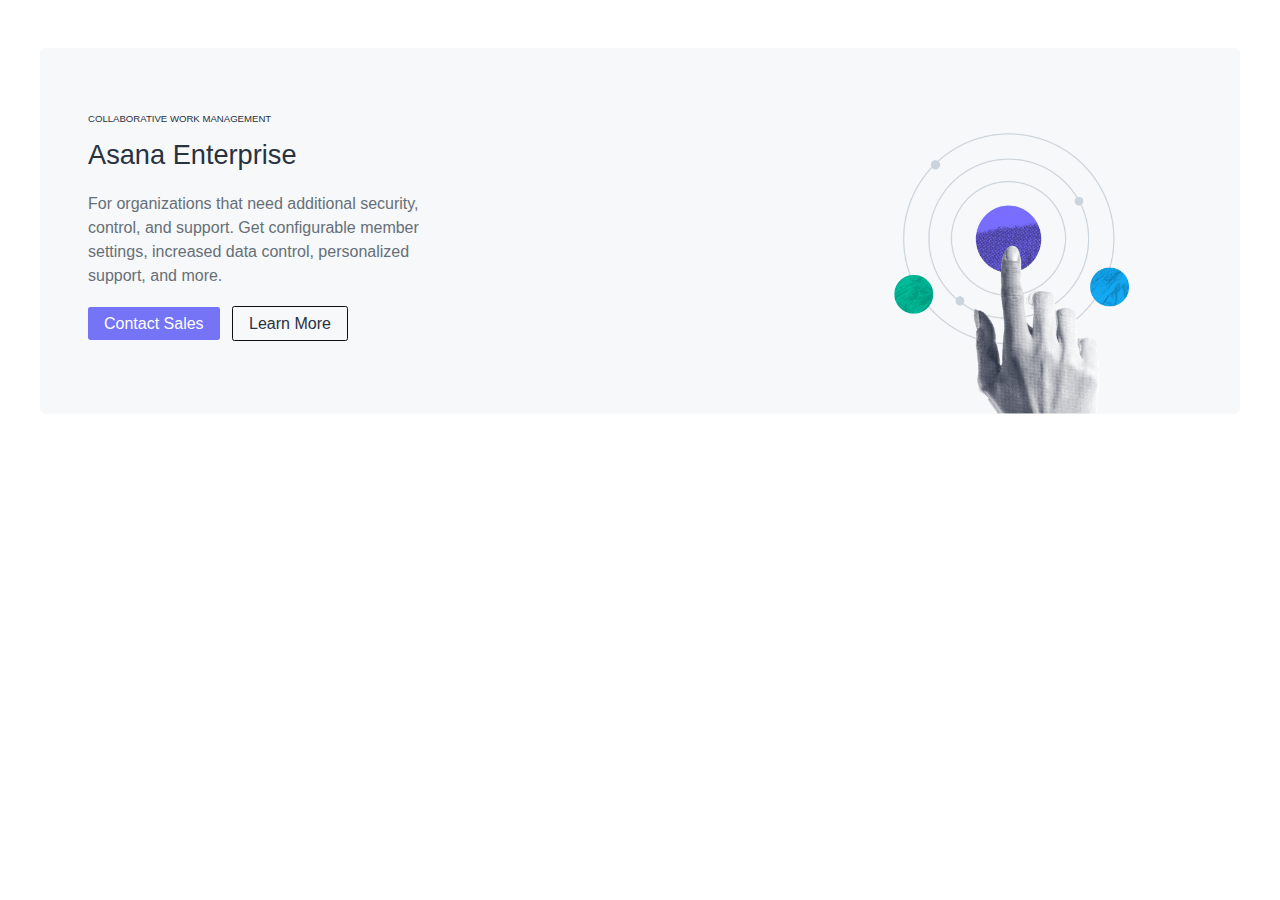
<file: Cards/EnterpriseCard/index.html>
<!DOCTYPE html>
<html lang="en">
<head>
    <meta charset="UTF-8">
    <meta name="viewport" content="width=device-width, initial-scale=1.0">
    <title>Asana Enterprice</title>
    <link rel="stylesheet" href="styles.css">
</head>
<body>
    <section>
        <div class="text-content">
            <p class="subtitle">COLLABORATIVE WORK MANAGEMENT</p>
            <h1>Asana Enterprise</h1>
            <p class="description">For organizations that need additional security, control, and support. Get configurable member settings, increased data control, personalized support, and more.</p>
            <div class="buttons">
                <a href="#" class="sales">Contact Sales</a>
                <a href="#" class="more">Learn More</a>
            </div>
        </div>
        <img src="images/img.png">
    </section>
</body>
</html>
</file>
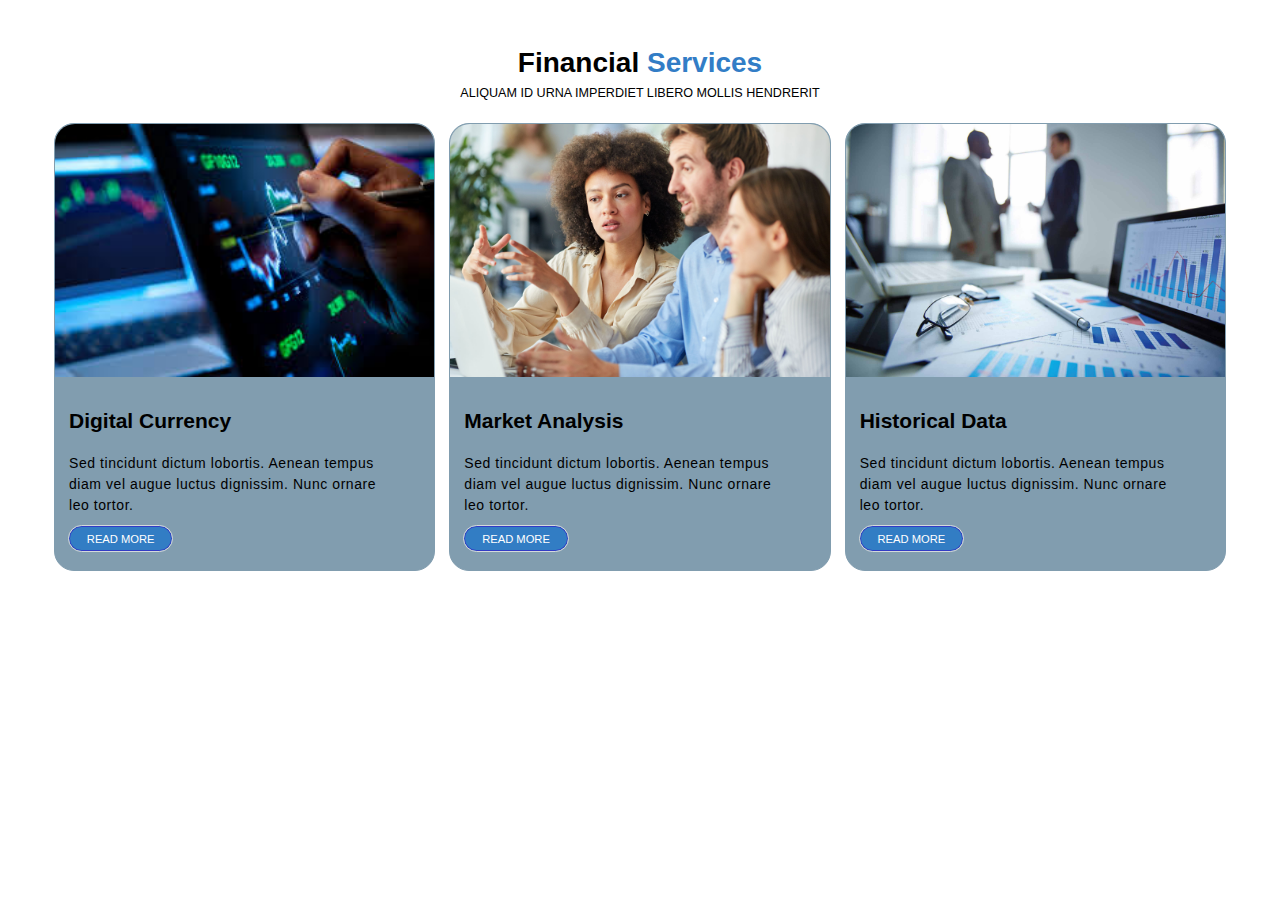
<file: Cards/FinancialServicesCards/index.html>
<!DOCTYPE html>
<html lang="en">
<head>
    <meta charset="UTF-8">
    <meta name="viewport" content="width=device-width, initial-scale=1.0">
    <title>Financial Services</title>
    <link rel="stylesheet" href="styles.css">
</head>
<body>
    <div class="container">
        <header>
            <h1>Financial <span>Services</span></h1>
            <p>ALIQUAM ID URNA IMPERDIET LIBERO MOLLIS HENDRERIT</p>
        </header>
        <main>
            <section>
                <article>
                    <img src="images/picture1.jpg">
                    <div class="text">
                        <h2>Digital Currency</h2>
                        <p>Sed tincidunt dictum lobortis. Aenean tempus diam vel augue luctus dignissim. Nunc ornare leo tortor.</p>
                        <a href="">READ MORE</a>
                    </div>
                </article>
                <article>
                    <img src="images/picture2.jpg">
                    <div class="text">
                        <h2>Market Analysis</h2>
                        <p>Sed tincidunt dictum lobortis. Aenean tempus diam vel augue luctus dignissim. Nunc ornare leo tortor.</p>
                        <a href="">READ MORE</a>
                    </div>
                </article>
                <article>
                    <img src="images/picture3.jpg">
                    <div class="text">
                        <h2>Historical Data</h2>
                        <p>Sed tincidunt dictum lobortis. Aenean tempus diam vel augue luctus dignissim. Nunc ornare leo tortor.</p>
                        <a href="">READ MORE</a>
                    </div>
                </article>
            </section>
        </main>
    </div>
</body>
</html>
</file>
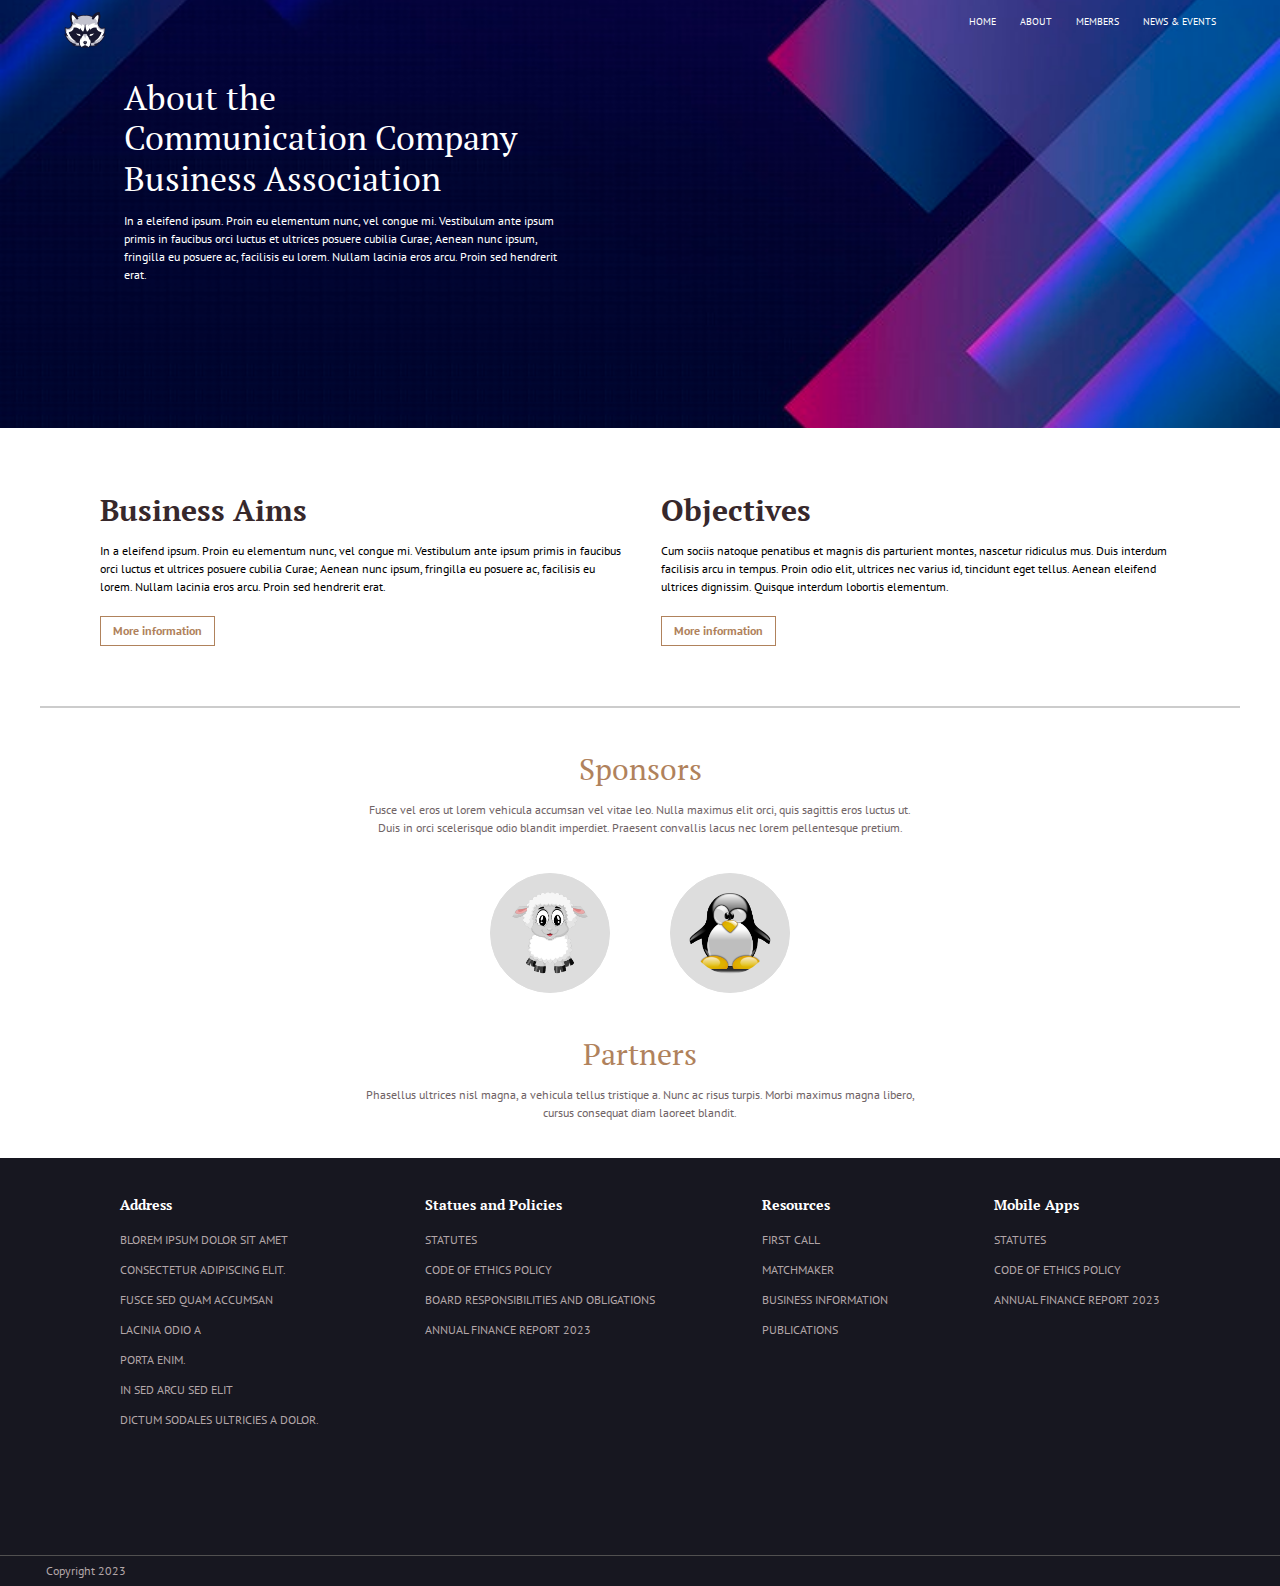
<file: Pages/BusinessSite/index.html>
<!DOCTYPE html>
<html lang="en">
<head>
    <meta charset="UTF-8">
    <meta name="viewport" content="width=device-width, initial-scale=1.0">
    <title>Document</title>
    <link rel="stylesheet" href="styles.css/site.css">
</head>
<body>
    <header class="site-header">
        <div class="container">
            <nav class="top-nav">
                <img src="images/logo.webp">
                <ul>
                    <li>
                        <a href="">Home</a>
                    </li>
                    <li>
                        <a href="">About</a>
                    </li>
                    <li>
                        <a href="">Members</a>
                    </li>
                    <li>
                        <a href="">News & Events</a>
                    </li>
                </ul>
            </nav>
            <div class="header-text">
                <h1>About the Communication Company Business Association</h1>
                <p>In a eleifend ipsum. Proin eu elementum nunc, vel congue mi. Vestibulum ante ipsum primis in faucibus orci luctus et ultrices posuere cubilia Curae; Aenean nunc ipsum, fringilla eu posuere ac, facilisis eu lorem. Nullam lacinia eros arcu. Proin sed hendrerit erat.</p>
            </div>
        </div>
    </header>
    <main class="site-main">
        <div class="container">
            <section class="business-aims-and-objectives">
                <article class="business-aims">
                    <h2>Business Aims</h2>
                    <p>In a eleifend ipsum. Proin eu elementum nunc, vel congue mi. Vestibulum ante ipsum primis in faucibus orci luctus et ultrices posuere cubilia Curae; Aenean nunc ipsum, 
                        fringilla eu posuere ac, facilisis eu lorem. Nullam lacinia eros arcu. Proin sed hendrerit erat.</p>
                    <a href="">More information</a>
                </article>
                <article class="objectives">
                    <h2>Objectives</h2>
                    <p>Cum sociis natoque penatibus et magnis dis parturient montes, nascetur ridiculus mus. Duis interdum facilisis arcu in tempus. Proin odio elit, ultrices nec varius id, tincidunt eget tellus. Aenean eleifend ultrices dignissim. Quisque interdum lobortis elementum.</p>
                    <a href="">More information</a>
                </article>
            </section>
            <section class="sponsors-and-partners">
                <article class="sponsors">
                    <h2>Sponsors</h2>
                    <p>Fusce vel eros ut lorem vehicula accumsan vel vitae leo. Nulla maximus elit orci, quis sagittis eros luctus ut. Duis in orci scelerisque odio blandit imperdiet. Praesent convallis lacus nec lorem pellentesque pretium.</p>
                </article>
                <div class="media">
                    <img src="images/sponsor1.webp">
                    <img src="images/sponsor2.webp">
                </div>
                <article class="partners">
                    <h2>Partners</h2>
                    <p>Phasellus ultrices nisl magna, a vehicula tellus tristique a. Nunc ac risus turpis. Morbi maximus magna libero, cursus consequat diam laoreet blandit.</p>
                </article>
            </section>
        </div>
    </main>
    <aside class="down-nav">
        <div class="container">
            <nav>
                <section class="address">
                    <h4>Address</h4>
                    <ul>
                        <li>
                            <a href="">BLorem ipsum dolor sit amet </a>
                        </li>
                        <li>
                            <a href="">consectetur adipiscing elit.</a>
                        </li>
                        <li>
                            <a href="">Fusce sed quam accumsan</a>
                        </li>
                        <li>
                            <a href="">lacinia odio a</a>
                        </li>
                        <li>
                            <a href="">porta enim.</a>
                        </li>
                        <li>
                            <a href="">In sed arcu sed elit</a>
                        </li>
                        <li>
                            <a href="">dictum sodales ultricies a dolor.</a>
                        </li>
                    </ul>
                </section>
                <section class="statues-and-policies">
                    <h4>Statues and Policies</h4>
                    <ul>
                        <li>
                            <a href="">Statutes</a>
                        </li>
                        <li>
                            <a href="">Code of Ethics Policy</a>
                        </li>
                        <li>
                            <a href="">Board Responsibilities and Obligations</a>
                        </li>
                        <li>
                            <a href="">Annual Finance Report 2023</a>
                        </li>
                    </ul>
                </section>
                <section class="resources">
                    <h4>Resources</h4>
                    <nav>
                        <ul>
                            <li>
                                <a href="">First Call</a>
                            </li>
                            <li>
                                <a href="">Matchmaker</a>
                            </li>
                            <li>
                                <a href="">Business Information</a>
                            </li>
                            <li>
                                <a href="">Publications</a>
                            </li>
                        </ul>
                    </nav>
                </section>
                <section class="mobile-apps">
                    <h4>Mobile Apps</h4>
                    <nav>
                        <ul>
                            <li>
                                <a href="">Statutes</a>
                            </li>
                            <li>
                                <a href="">Code of Ethics Policy</a>
                            </li>
                            <li>
                                <a href="">Annual Finance Report 2023</a>
                            </li>
                        </ul>
                    </nav>
                </section>
            </nav>
        </div>
    </aside>
    <footer class="site-footer">
        <div class="container">
            <p>Copyright 2023</p>
        </div>
    </footer>
</body>
</html>
</file>
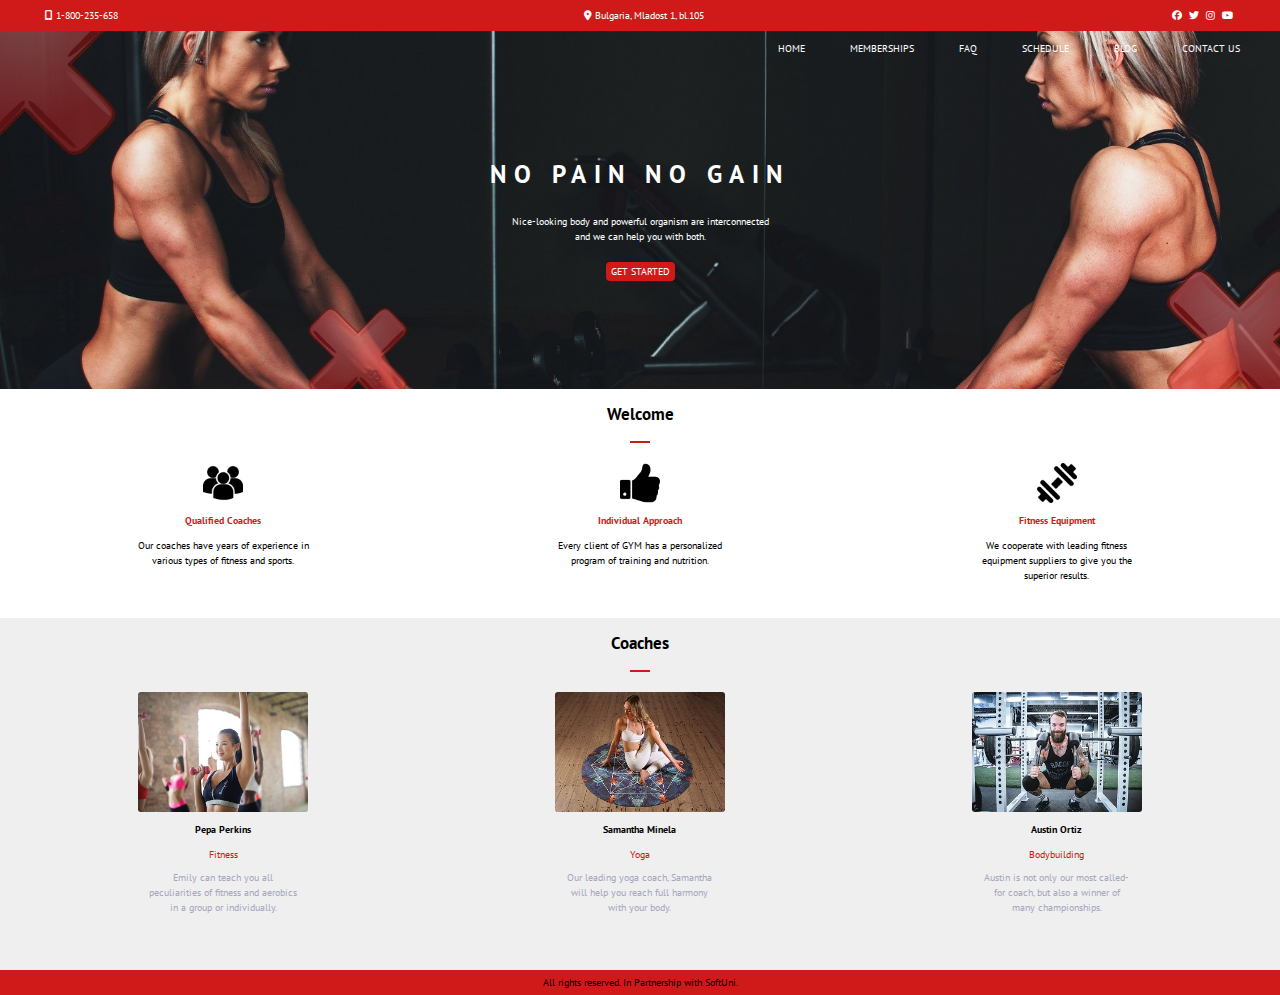
<file: Pages/FitnessSite/index.html>
<!DOCTYPE html>
<html lang="en">
<head>
    <meta charset="UTF-8">
    <meta name="viewport" content="width=device-width, initial-scale=1.0">
    <title>Fitness Site</title>
    <link rel="stylesheet" href="styles.css">
    <link rel="stylesheet" href="https://cdnjs.cloudflare.com/ajax/libs/font-awesome/6.5.1/css/all.min.css">
</head>
<body>
    <div class="top">
        <div class="container">
            <p class="phone"><i class="fa-solid fa-mobile-screen-button"></i> 1-800-235-658</p>
            <p class="loaction"><i class="fa-solid fa-location-dot"></i> Bulgaria, Mladost 1, bl.105</p>
            <ul class="socials">
                <li>
                    <a href=""><i class="fa-brands fa-facebook"></i> <span>Facebook</span></a>
                </li>
                <li>
                    <a href=""><i class="fa-brands fa-twitter"></i> <span>Twitter</span></a>
                </li>
                <li>
                    <a href=""><i class="fa-brands fa-instagram"></i> <span>Instagram</span></a>
                </li>
                <li>
                    <a href=""><i class="fa-brands fa-youtube"></i> <span>Youtube</span></a>
                </li>
            </ul>
        </div>
    </div>
        <header class=header>
            <div class="container">
                <nav class="header-nav">
                    <ul>
                        <li>
                            <a href="">HOME</a>
                        </li>
                        <li>
                            <a href="">MEMBERSHIPS</a>
                        </li>
                        <li>
                            <a href="">FAQ</a>
                        </li>
                        <li>
                            <a href="">SCHEDULE</a>
                        </li>
                        <li>
                            <a href="">BLOG</a>
                        </li>
                        <li>
                            <a href="">CONTACT US</a>
                        </li>
                    </ul>
                </nav>
                <div class="header-content">
                    <h1>NO PAIN NO GAIN</h1>
                    <p>Nice-looking body and powerful organism are interconnected and we can help you with both.</p>
                    <a href="">GET STARTED</a>
                </div>
            </div>
        </header>
        <main class="main">
            <section class="main-features">
                <div class="container">
                    <h3>Welcome</h3>
                    <span></span>
                    <div class="articles">
                        <article>
                            <img src="image/multiple-users-silhouette.png">
                            <h5>Qualified Coaches</h5>
                            <p>Our coaches have years of experience in various types of fitness and sports.</p>
                        </article>
                        <article>
                            <img src="image/thumbs-up-hand-symbol.png">
                            <h5>Individual Approach</h5>
                            <p>Every client of GYM has a personalized program of training and nutrition.</p>
                        </article>
                        <article>
                            <img src="image/dumbbell.png">
                            <h5>Fitness Equipment</h5>
                            <p>We cooperate with leading fitness equipment suppliers to give you the superior results.</p>
                        </article>
                    </div>
                </div>
            </section>
            <section class="main-coaches">
                <div class="container">
                    <h3>Coaches</h3>
                    <span></span>
                    <div class="articles">
                        <article>
                            <img src="image/perkins.jpg" class="coach-image">
                            <h5>Pepa Perkins</h5>
                            <p class="sport-names">Fitness</p>
                            <p class="coach-description">Emily can teach you all peculiarities of fitness and aerobics in a group or individually.</p>
                        </article>
                        <article>
                            <img src="image/minela.jpg" class="coach-image">
                            <h5>Samantha Minela</h5>
                            <p class="sport-names">Yoga</p>
                            <p class="coach-description">Our leading yoga coach, Samantha will help you reach full harmony with your body.</p>
                        </article>
                        <article>
                            <img src="image/ortiz.jpg" class="coach-image">
                            <h5>Austin Ortiz</h5>
                            <p class="sport-names">Bodybuilding</p>
                            <p class="coach-description">Austin is not only our most called-for coach, but also a winner of many championships.</p>
                        </article>
                    </div>
                </div>
            </section>
        </main>
        <footer class="footer">
            <div class="container">
                <p>All rights reserved. In Partnership with SoftUni.</p>
            </div>
        </footer>
    </div>
</body>
</html>
</file>
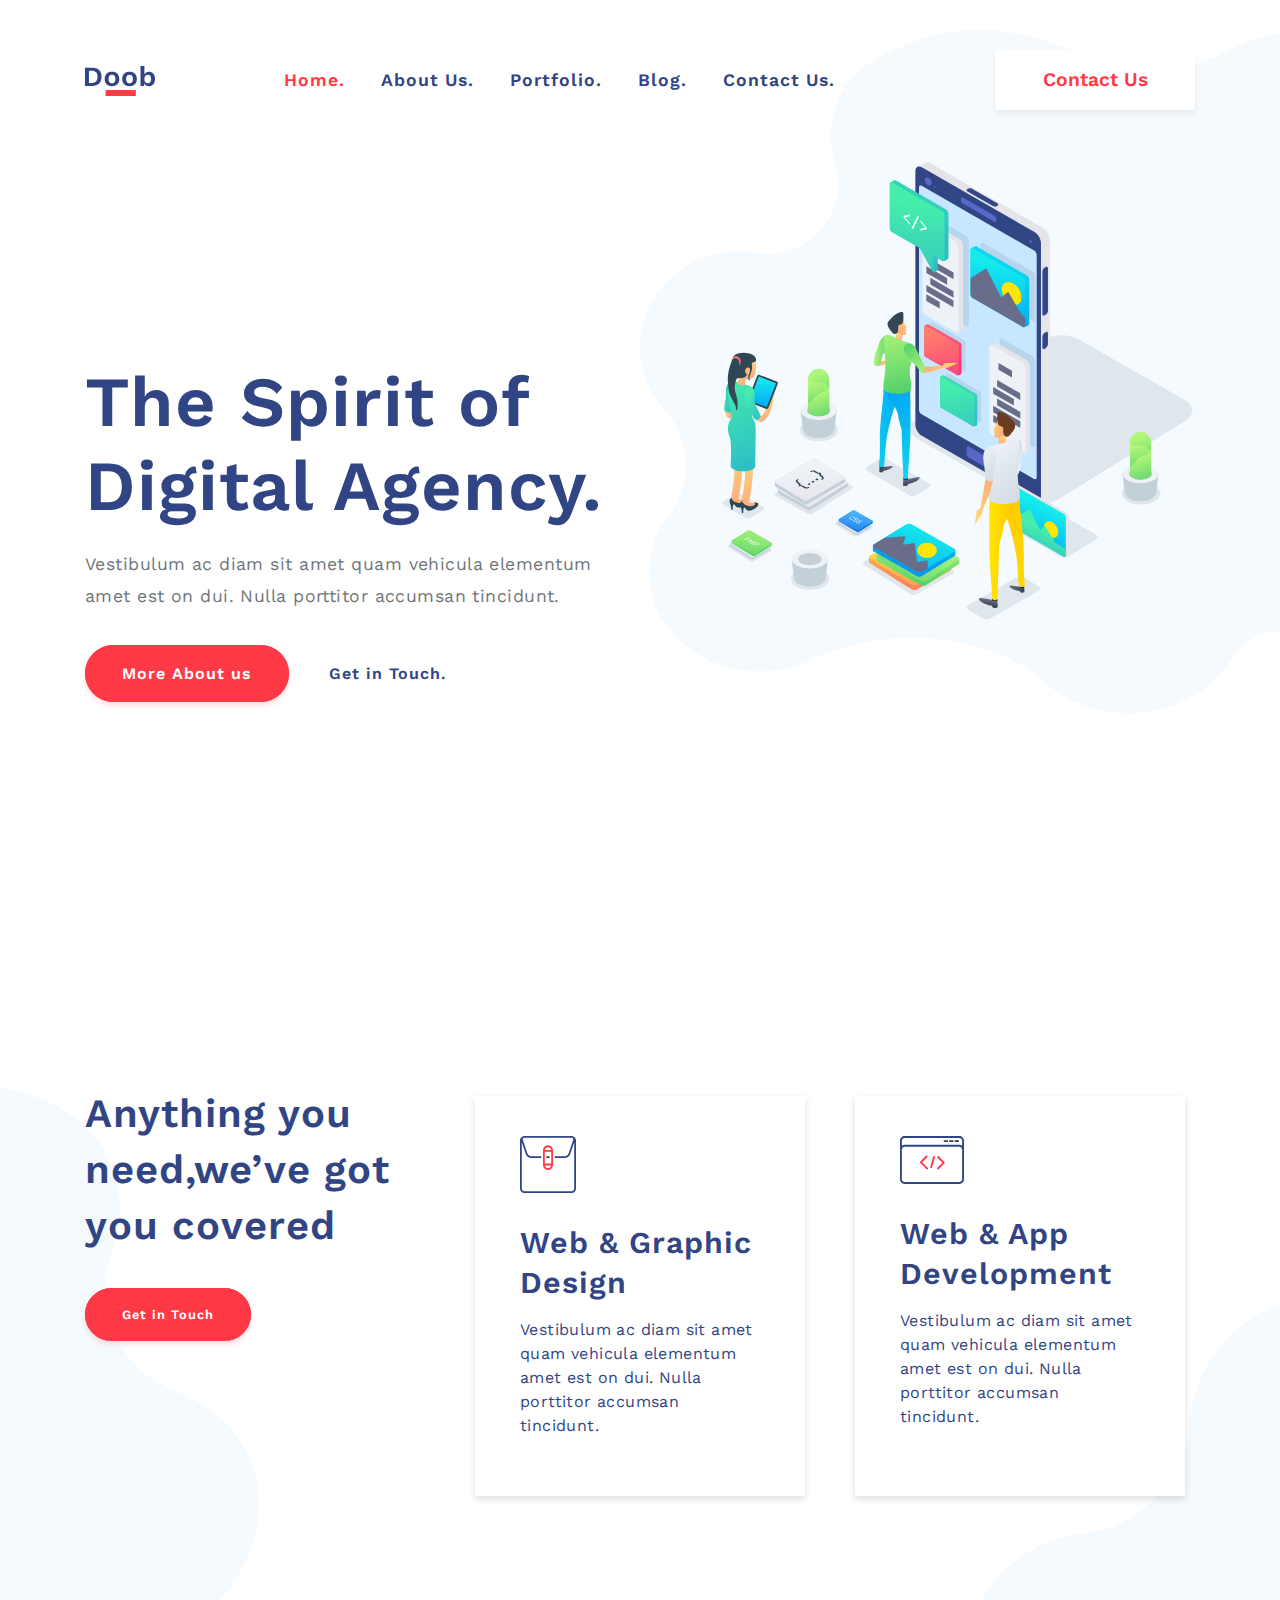
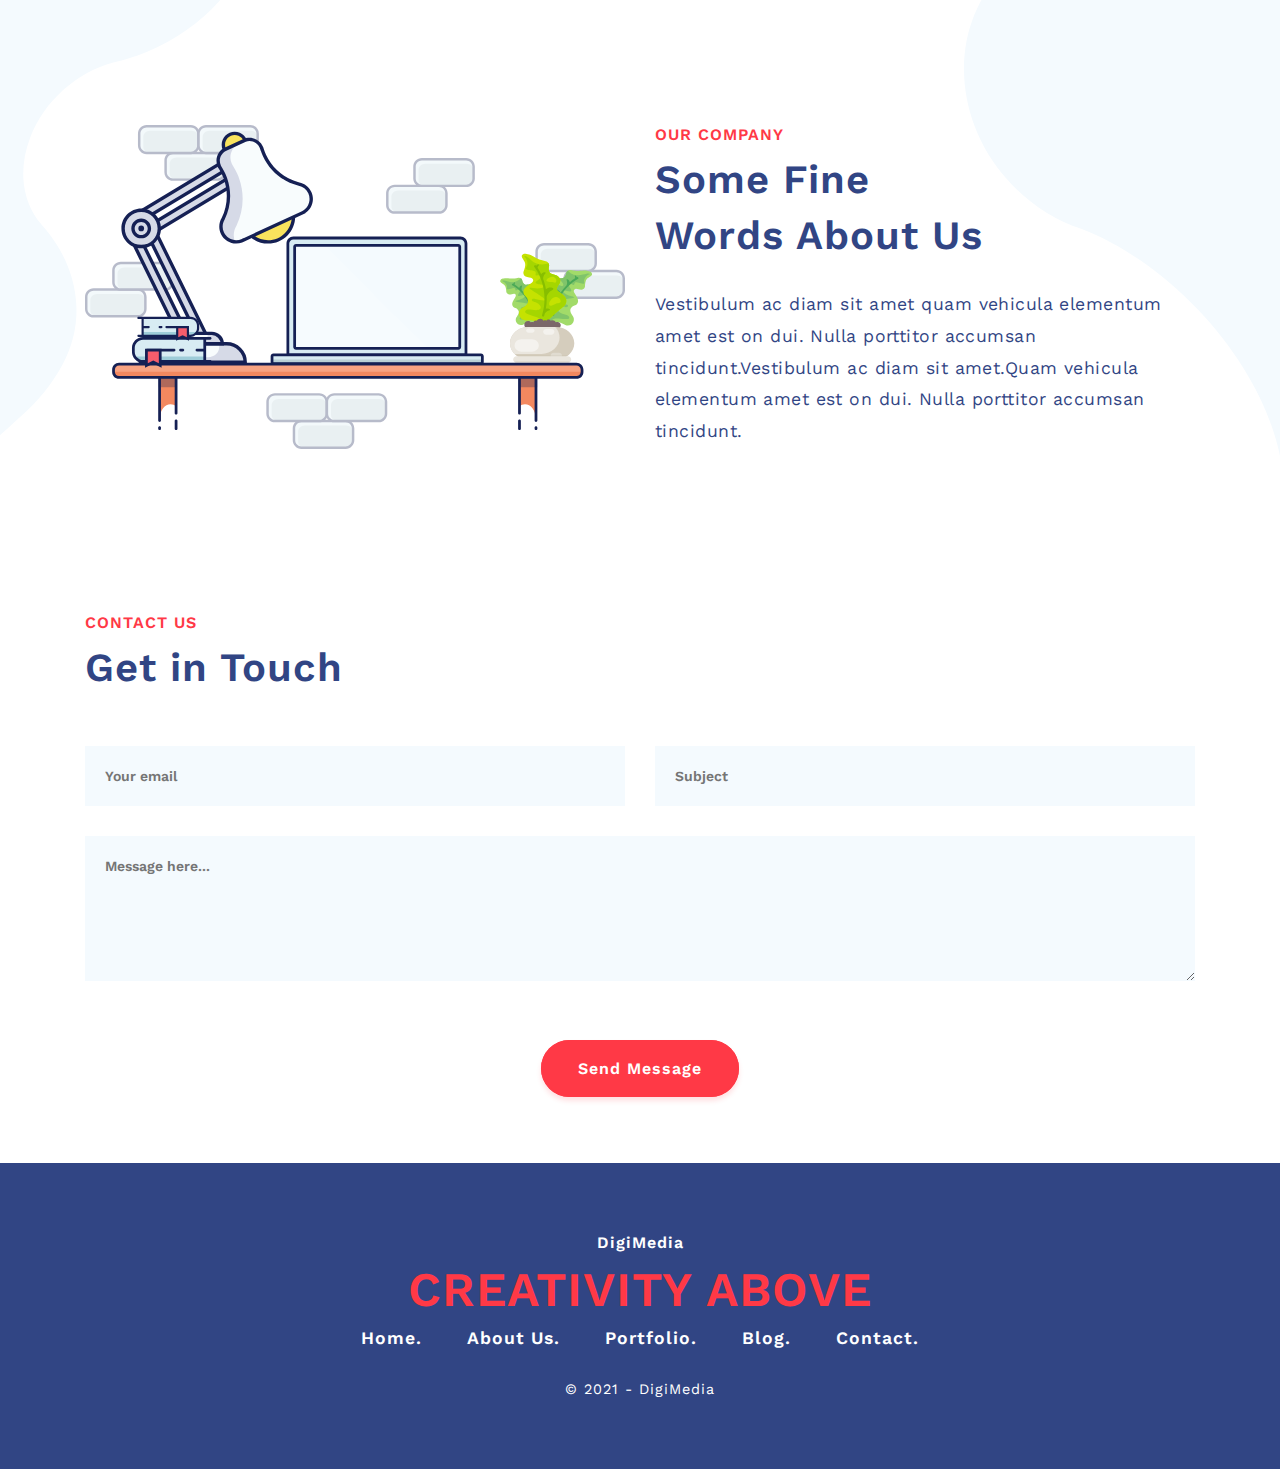
<file: Responsive/DigiMediaResponsive/index.html>
<!DOCTYPE html>
<html lang="en">
  <head>
    <meta http-equiv="content-type" content="text/html; charset=utf-8" />
    <meta name="viewport" content="width=device-width, initial-scale=1.0" />
    <link rel="icon" type="image/png" href="images/favicon.png" />
    <link
      href="https://fonts.googleapis.com/css?family=Work+Sans:400,600&display=swap"
      rel="stylesheet"
    />
    <link rel="stylesheet" href="css/icofont.min.css" />
    <link href="css/bootstrap.min.css" rel="stylesheet" />
    <link href="css/main.css" rel="stylesheet" />
    <link href="css/responsive.css" rel="stylesheet" />
    <title>DigiMedia</title>
  </head>
  <body>
    <header id="home">
      <section class="container">
        <nav class="navbar navbar-expand-lg navbar-light">
          <a class="navbar-brand" href="#"><img src="images/logo.svg" /></a>
          <div class="collapse navbar-collapse" id="navbarSupportedContent">
            <ul class="navbar-nav mr-auto">
              <li class="nav-item active">
                <a class="nav-link" href="#home"
                  >Home.<span class="sr-only">(current)</span></a
                >
              </li>
              <li class="nav-item">
                <a class="nav-link" href="#about-us">About Us.</a>
              </li>
              <li class="nav-item">
                <a class="nav-link" href="#portfolio">Portfolio.</a>
              </li>
              <li class="nav-item">
                <a class="nav-link" href="#blog">Blog.</a>
              </li>
              <li class="nav-item">
                <a class="nav-link" href="#contact-us">Contact Us.</a>
              </li>
            </ul>
            <form
              href="#contact-us"
              class="contact-btn form-inline my-2 my-lg-0"
            >
              <button>Contact Us</button>
            </form>
          </div>
        </nav>
      </section>
      <section class="container-fluid hero">
        <img src="images/hero.svg" />
        <article class="container">
          <h1>The Spirit of<br />Digital Agency.</h1>
          <p>
            Vestibulum ac diam sit amet quam vehicula elementum<br />
            amet est on dui. Nulla porttitor accumsan tincidunt.
          </p>
          <article class="hero-btns">
            <a href="#about-us">More About us</a>
            <a href="#contact-us">Get in Touch.</a>
          </article>
        </article>
      </section>
    </header>
    <section id="about-us" class="services">
      <div class="container-fluid">
        <div class="side-img">
          <img src="images/aside.svg" />
        </div>
        <div class="side2-img">
          <img src="images/aside2.svg" />
        </div>
        <div class="container">
          <div class="row">
            <div class="col-12 col-sm-12 col-lg-4 service-txt">
              <h2>Anything you need,we’ve got you covered</h2>
              <div class="hero-btns service-btn">
                <a href="#contact-us">Get in Touch</a>
              </div>
            </div>
            <div class="col-12 col-sm-6 col-lg-4">
              <div class="service-box">
                <img src="images/service-icon1.svg" />
                <h3>Web & Graphic<br />Design</h3>
                <p>
                  Vestibulum ac diam sit amet quam vehicula elementum amet est
                  on dui. Nulla porttitor accumsan tincidunt.
                </p>
              </div>
            </div>
            <div class="col-12 col-sm-6 col-lg-4">
              <div class="service-box">
                <img src="images/service-icon2.svg" />
                <h3>Web & App <br />Development</h3>
                <p>
                  Vestibulum ac diam sit amet quam vehicula elementum amet est
                  on dui. Nulla porttitor accumsan tincidunt.
                </p>
              </div>
            </div>
          </div>
        </div>
      </div>
    </section>
    <section class="about">
      <div class="container">
        <div class="row">
          <div class="col-12 col-sm-12 col-lg-6">
            <img src="images/aboutimg.svg" />
          </div>
          <div class="col-12 col-sm-12 col-lg-6">
            <h5>OUR COMPANY</h5>
            <h2>Some Fine<br />Words About Us</h2>
            <p>
              Vestibulum ac diam sit amet quam vehicula elementum amet est on
              dui. Nulla porttitor accumsan tincidunt.Vestibulum ac diam sit
              amet.Quam vehicula elementum amet est on dui. Nulla porttitor
              accumsan tincidunt.
            </p>
          </div>
        </div>
      </div>
    </section>
    <section id="contact-us" class="contact">
      <div class="container">
        <div class="row">
          <div class="col-12">
            <h5>CONTACT US</h5>
            <h2>Get in Touch</h2>
          </div>
        </div>
        <div class="row">
          <div class="col-12 col-lg-6 email">
            <input placeholder="Your email" type="email" id="email" />
          </div>
          <div class="col-12 col-lg-6 email">
            <input placeholder="Subject" type="subject" id="subject" />
          </div>
        </div>
        <div class="row">
          <div class="col-12 message">
            <textarea
              id="message"
              name="message"
              rows="5"
              cols="1"
              placeholder="Message here..."
            ></textarea>
          </div>
          <div class="col-12">
            <div class="hero-btns contact-btn">
              <a href="#">Send Message</a>
            </div>
          </div>
        </div>
      </div>
    </section>
    <footer>
      <div class="container">
        <div class="row">
          <div class="col-12">
            <h5>DigiMedia</h5>
            <h3>CREATIVITY ABOVE</h3>
            <ul class="contact-nav">
              <li><a href="#home">Home.</a></li>
              <li><a href="#about-us">About Us.</a></li>
              <li><a href="#portfolio">Portfolio.</a></li>
              <li><a href="#blog">Blog.</a></li>
              <li><a href="#contact-us">Contact.</a></li>
            </ul>
            <h6>© 2021 - DigiMedia</h6>
          </div>
        </div>
      </div>
    </footer>
  </body>
</html>
</file>
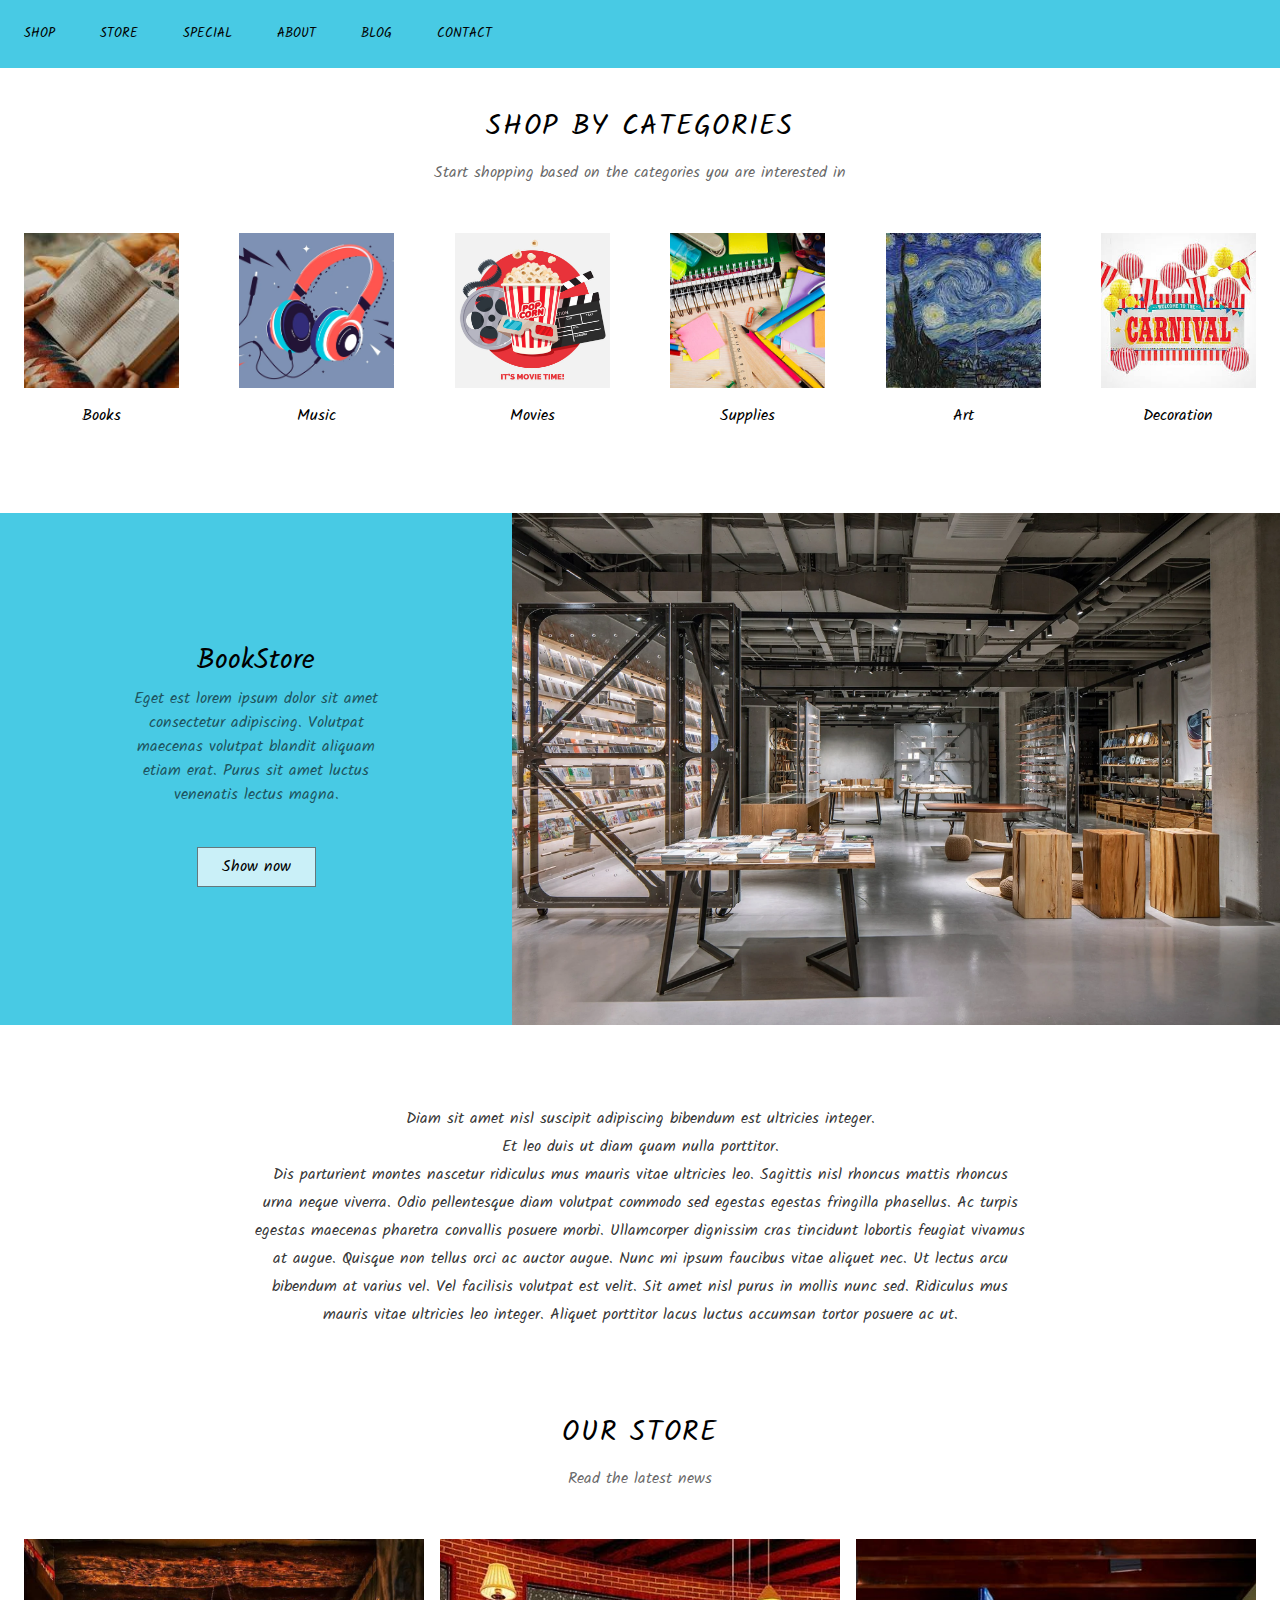
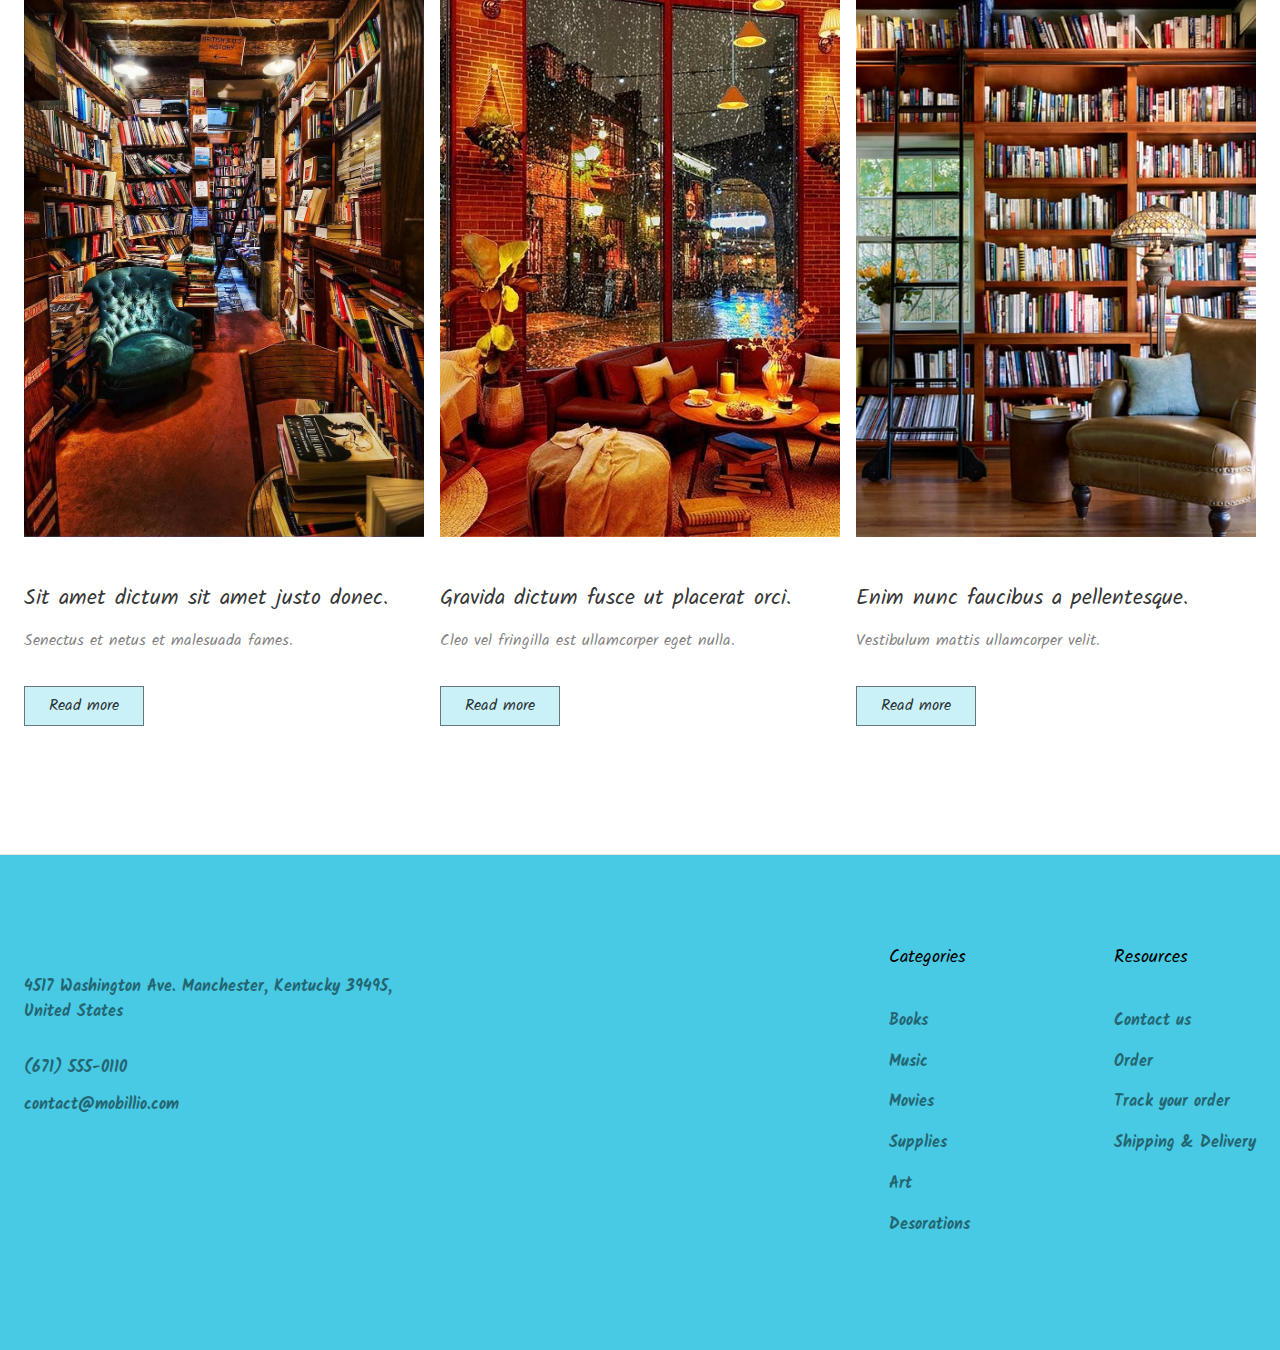
<file: Responsive/ResponisveBookStore/index.html>
<!DOCTYPE html>
<html lang="en">

<head>
  <title>Mobillio Online Store</title>
  <meta name="viewport" content="width=device-width, initial-scale=1.0" />
  <meta charset="utf-8" />
  <link rel="stylesheet" href="./style.css" />
  <link rel="stylesheet" href="./responsive.css" />
</head>

<body>
  <div>
    <div class="home-container">
      <div class="home-navbar">
        <header data-role="Header" class="home-header max-width-container">
          <div class="home-navbar1">
            <div class="home-middle">
              <div class="home-left">
                <span class="navbar-link">SHOP</span>
                <span class="navbar-link">STORE</span>
                <span class="navbar-link">SPECIAL</span>
                <span class="navbar-link">ABOUT</span>
                <span class="navbar-link">BLOG</span>
                <span class="navbar-link">CONTACT</span>
              </div>
            </div>
          </div>
        </header>
      </div>
      <div class="home-main">
        <div class="section-container column">
          <div class="max-width-container">
            <div class="section-heading-section-heading">
              <h1 class="section-heading-text Heading-2">
                <span>SHOP BY CATEGORIES</span>
              </h1>
              <span class="section-heading-text1">
                <span>
                  Start shopping based on the categories you are interested in
                </span>
              </span>
            </div>
            <div class="home-cards-container">
              <div class="category-card-category-card">
                <img alt="image" src="./images/books.jpg" class="category-card-image" />
                <span class="category-card-text"><span>Books</span></span>
              </div>
              <div class="category-card-category-card">
                <img alt="image" src="./images/music.jpg" class="category-card-image" />
                <span class="category-card-text"><span>Music</span></span>
              </div>
              <div class="category-card-category-card">
                <img alt="image" src="./images/movie.jpg" class="category-card-image" />
                <span class="category-card-text"><span>Movies</span></span>
              </div>
              <div class="category-card-category-card">
                <img alt="image" src="./images/supplies.jpg" class="category-card-image" />
                <span class="category-card-text"><span>Supplies</span></span>
              </div>
              <div class="category-card-category-card">
                <img alt="image" src="./images/art.jpg" class="category-card-image" />
                <span class="category-card-text"><span>Art</span></span>
              </div>
              <div class="category-card-category-card">
                <img alt="image" src="./images/decoration.jpg" class="category-card-image" />
                <span class="category-card-text">
                  <span>Decoration</span>
                </span>
              </div>
            </div>
          </div>
        </div>
        <div class="home-full-width-banner section-container">
          <div class="home-left4">
            <div class="home-content">
              <span class="home-text29">BookStore</span>
              <span class="home-text30">
                Eget est lorem ipsum dolor sit amet consectetur adipiscing. Volutpat maecenas volutpat blandit aliquam etiam erat. Purus sit amet luctus venenatis lectus magna.
              </span>
            </div>
            <div class="home-btn button">
              <span class="home-text31">Show now</span>
            </div>
          </div>
          <img alt="Rectangle13271410" src="./images/bookstore.jpg" class="home-image6" />
        </div>
        <div class="home-container06 max-width-container">
          <div class="home-container07">
            <span class="home-text23">
              <span>
                Diam sit amet nisl suscipit adipiscing bibendum est ultricies integer.
              </span>
              <br />
              <span>Et leo duis ut diam quam nulla porttitor.</span>
              <br />
              <span>
                Dis parturient montes nascetur ridiculus mus mauris vitae ultricies leo. Sagittis nisl rhoncus mattis
                rhoncus urna neque viverra. Odio pellentesque diam volutpat commodo sed egestas egestas fringilla
                phasellus. Ac turpis egestas maecenas pharetra convallis posuere morbi. Ullamcorper dignissim cras
                tincidunt lobortis feugiat vivamus at augue. Quisque non tellus orci ac auctor augue. Nunc mi ipsum
                faucibus vitae aliquet nec. Ut lectus arcu bibendum at varius vel. Vel facilisis volutpat est velit. Sit
                amet nisl purus in mollis nunc sed. Ridiculus mus mauris vitae ultricies leo integer. Aliquet porttitor
                lacus luctus accumsan tortor posuere ac ut.
              </span>
            </span>
          </div>
        </div>
        <div class="section-container">
          <div class="max-width-container">
            <div class="section-heading-section-heading section-heading-root-class-name">
              <h1 class="section-heading-text Heading-2">
                <span>Our store</span>
              </h1>
              <span class="section-heading-text1">
                <span>
                  Read the latest news
                </span>
              </span>
            </div>
            <div class="home-container08">
              <div class="blog-post-card-blog-post-card blog-post-card-root-class-name">
                <img alt="image" src="./images/bookstore1.jpg" class="blog-post-card-image" />
                <div class="blog-post-card-container">
                  <span class="blog-post-card-text">
                    <span>Sit amet dictum sit amet justo donec.</span>
                  </span>
                  <span class="blog-post-card-text1">
                    <span>
                      Senectus et netus et malesuada fames.
                    </span>
                  </span>
                  <a href="#" class="button">
                    Read more
                  </a>
                </div>
              </div>
              <div class="blog-post-card-blog-post-card">
                <img alt="image" src="./images/bookstore2.jpg" class="blog-post-card-image" />
                <div class="blog-post-card-container">
                  <span class="blog-post-card-text">
                    <span>Gravida dictum fusce ut placerat orci.</span>
                  </span>
                  <span class="blog-post-card-text1">
                    <span>
                      Cleo vel fringilla est ullamcorper eget nulla.
                    </span>
                  </span>
                  <a href="#" class="button">
                    Read more
                  </a>
                </div>
              </div>
              <div class="blog-post-card-blog-post-card">
                <img alt="image" src="./images/bookstore3.jpg" class="blog-post-card-image" />
                <div class="blog-post-card-container">
                  <span class="blog-post-card-text">
                    <span>Enim nunc faucibus a pellentesque.</span>
                  </span>
                  <span class="blog-post-card-text1">
                    <span>
                      Vestibulum mattis ullamcorper velit.
                    </span>
                  </span>
                  <a href="#" class="button">
                    Read more
                  </a>
                </div>
              </div>
            </div>
          </div>
        </div>
      </div>
      <div class="home-footer">
        <div class="max-width-container">
          <footer class="home-footer1">
            <div class="home-container09">
              <span class="home-text33">
                <span>4517 Washington Ave. Manchester, Kentucky 39495,</span>
                <br />
                <span>United States</span>
              </span>
              <span class="home-text36">(671) 555-0110</span>
              <span class="home-text37">contact@mobillio.com</span>
            </div>
            <div class="home-links-container">
              <div class="home-container10">
                <span class="home-text38">Categories</span>
                <a href="#" class="home-text39">Books</a>
                <a href="#" class="home-text40">Music</a>
                <a href="#" class="home-text41">Movies</a>
                <a href="#" class="home-text42">Supplies</a>
                <a href="#" class="home-text43">Art</a>
                <a href="#" class="home-text46">Desorations</a>
              </div>
              <div class="home-container12">
                <span class="home-text51">Resources</span>
                <a href="#" class="home-text52">Contact us</a>
                <a href="#" class="home-text53">Order</a>
                <a href="#" class="home-text54">Track your order</a>
                <a href="#" class="home-text55">Shipping &amp; Delivery</a>
              </div>
            </div>
          </footer>
        </div>
      </div>
    </div>
  </div>
</body>

</html>
</file>
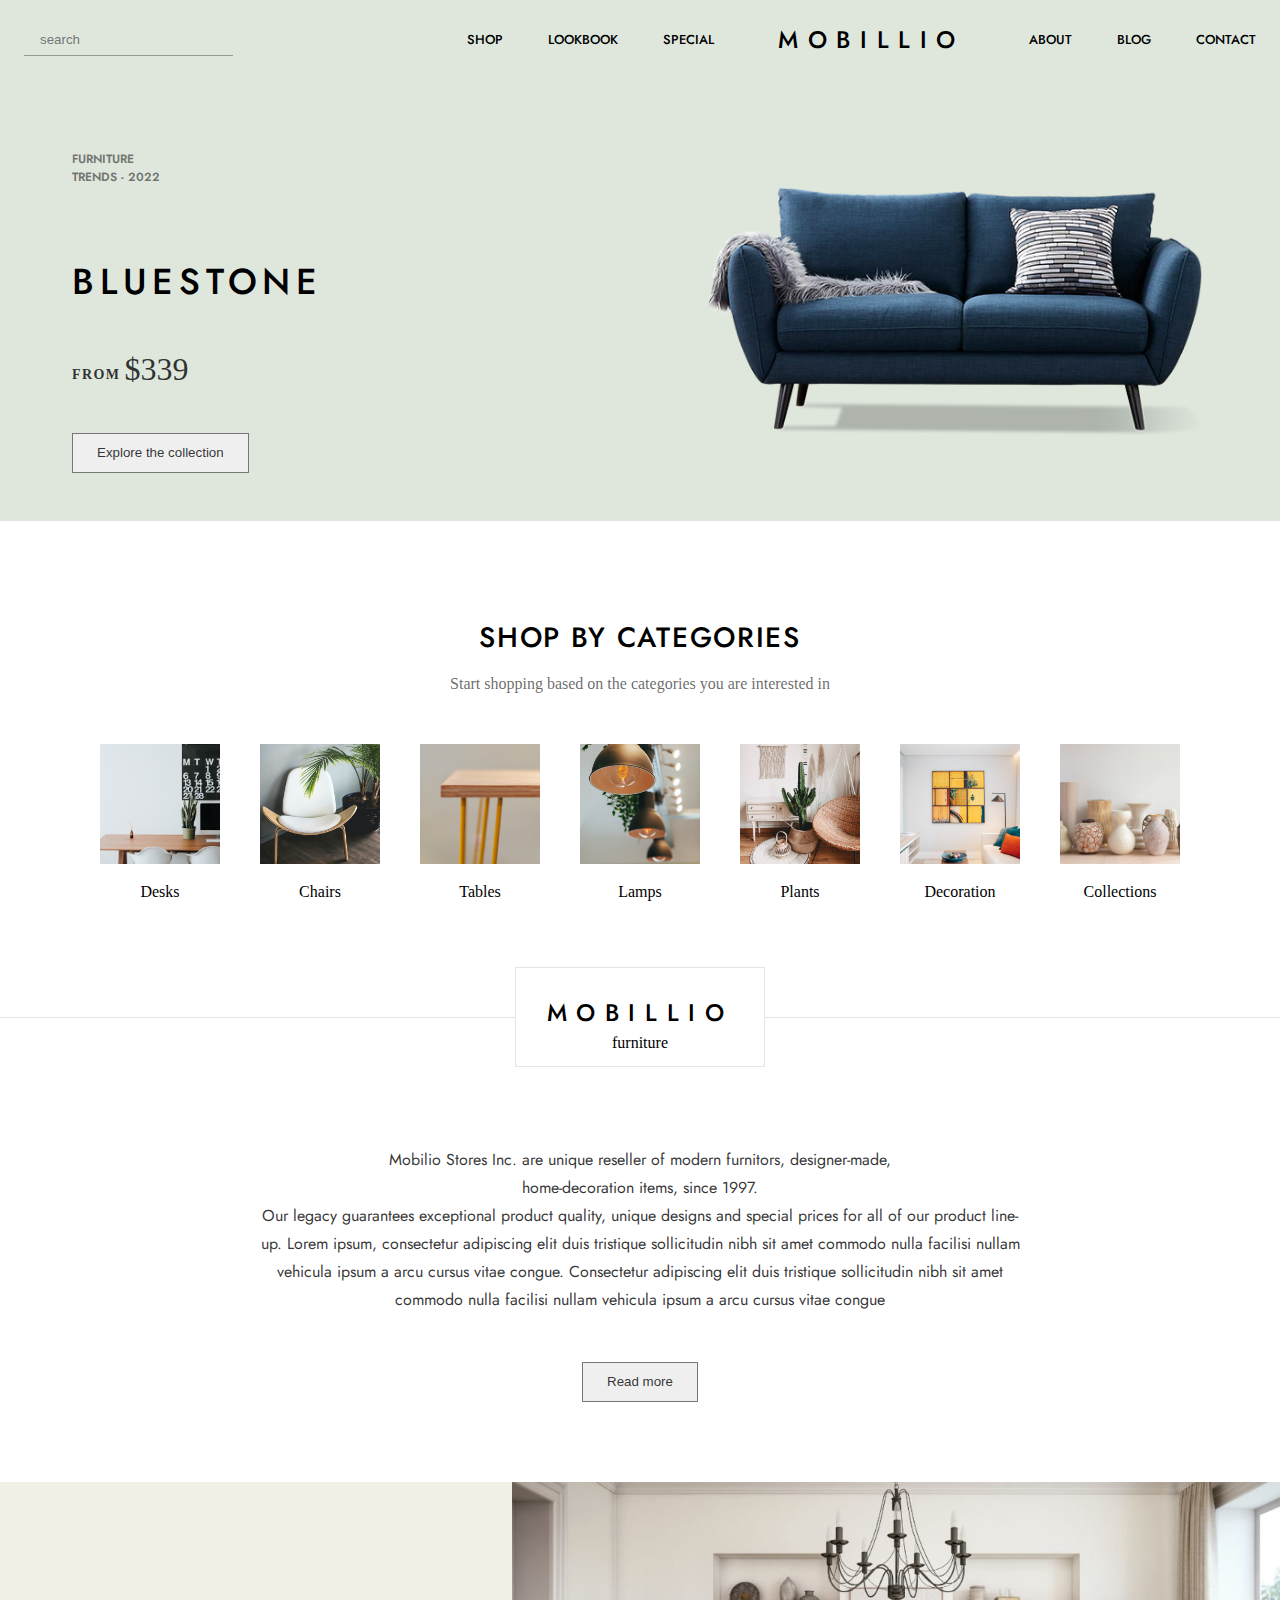
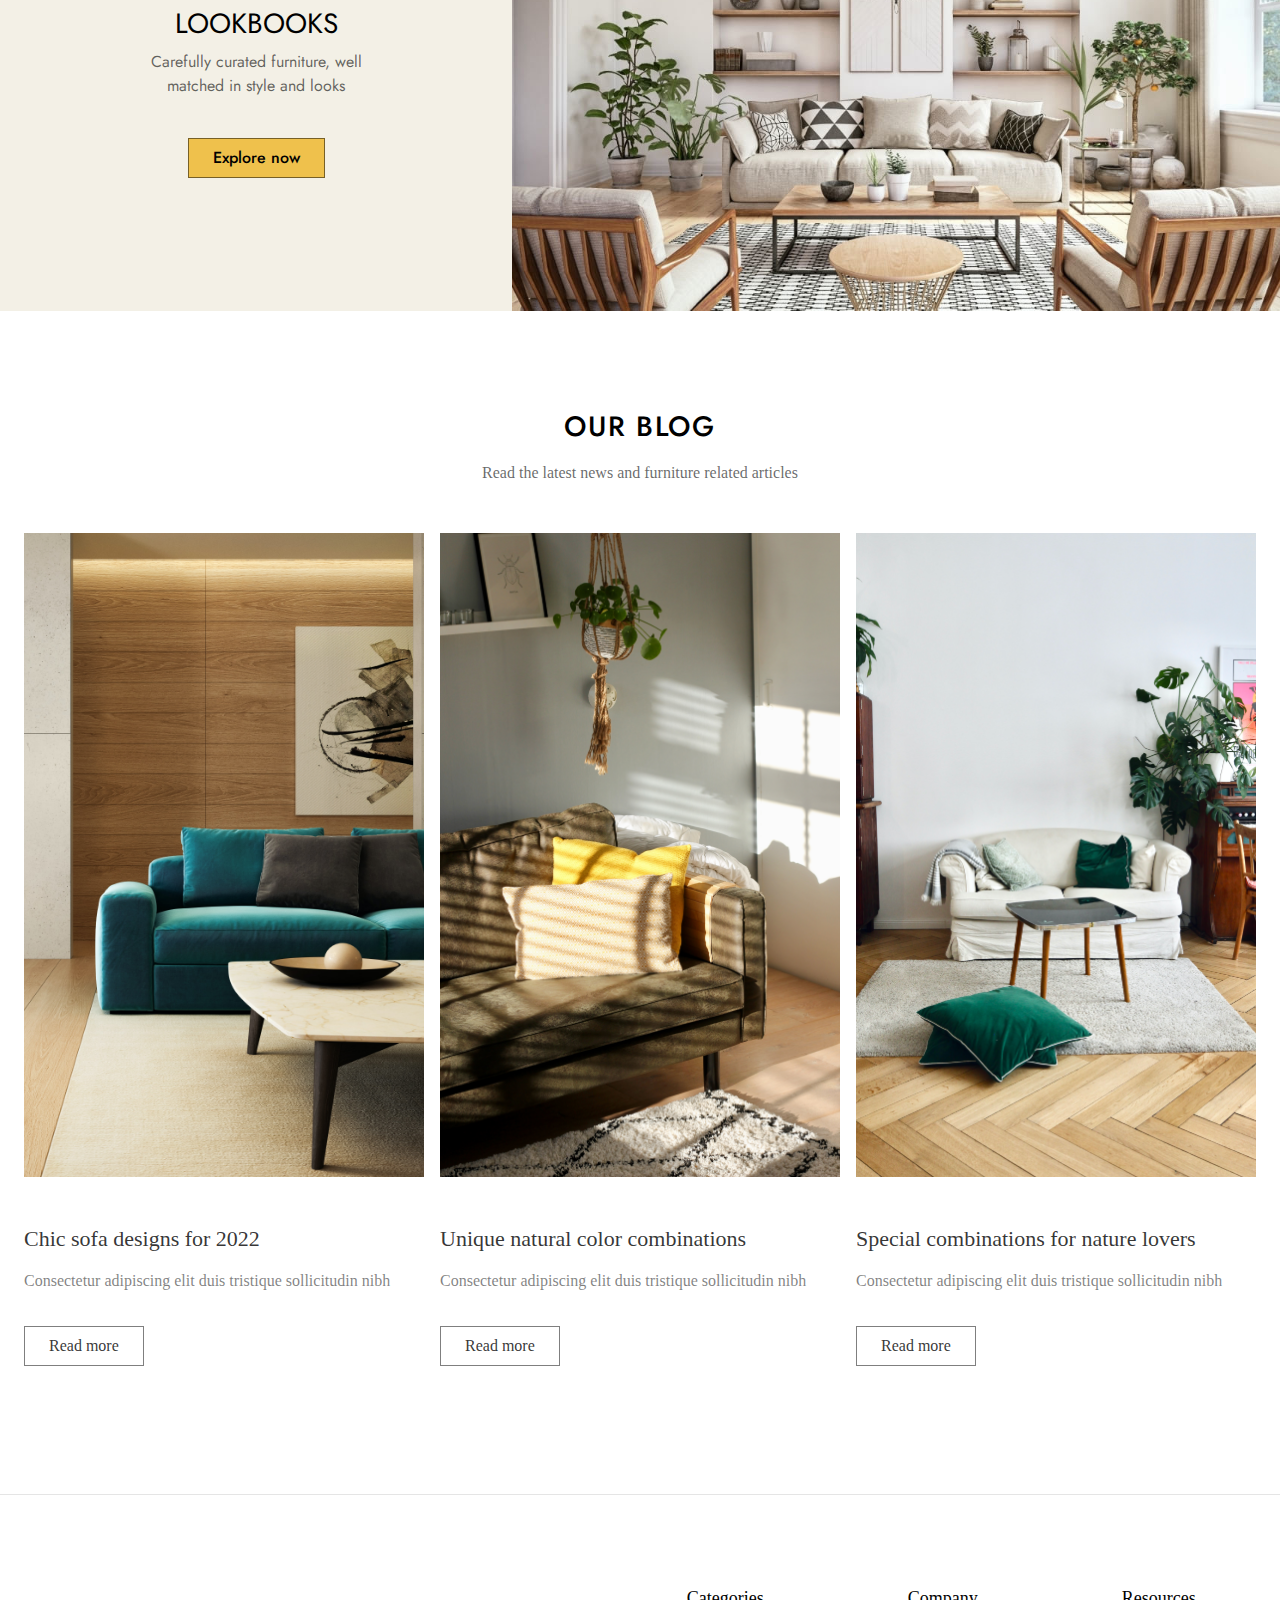
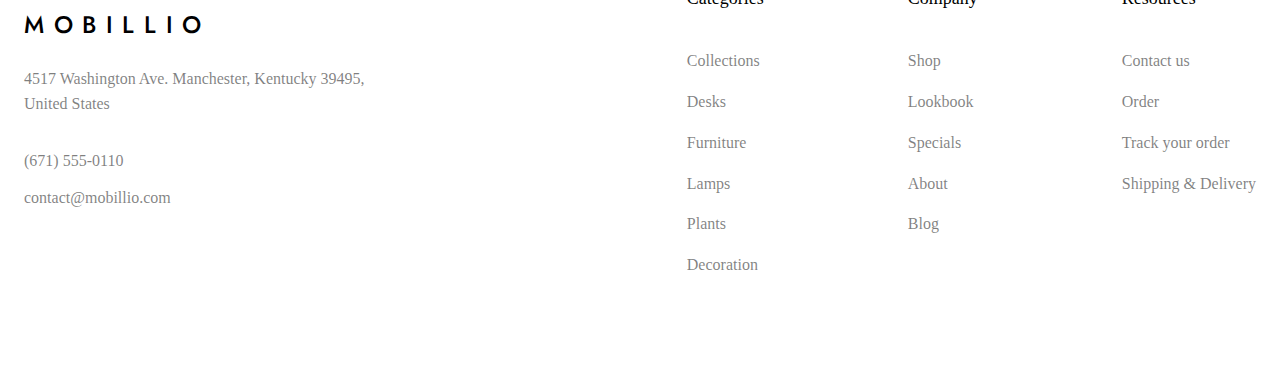
<file: Responsive/ResponsiveMobilioShop/index.html>
<!DOCTYPE html>
<html lang="en">

<head>
  <title>Mobillio Online Store</title>
  <meta name="viewport" content="width=device-width, initial-scale=1.0" />
  <meta charset="utf-8" />
  <link rel="stylesheet" href="https://fonts.googleapis.com/css2?family=Jost" data-tag="font" />
  <link rel="stylesheet" href="./style.css" />
  <link rel="stylesheet" href="./responsive.css" />
</head>

<body>
  <div>
    <div class="home-container">
      <div class="home-navbar">
        <header data-role="Header" class="home-header max-width-container">
          <div class="home-navbar1">
            <div class="home-container01">
              <input type="text" placeholder="search" class="home-textinput input" />
            </div>
            <div class="home-middle">
              <div class="home-left">
                <span class="navbar-link">SHOP</span>
                <span class="navbar-link">LOOKBOOK</span>
                <span class="navbar-link">SPECIAL</span>
              </div>
              <span class="navbar-logo-title">MOBILLIO</span>
              <div class="home-right">
                <span class="navbar-link">ABOUT</span>
                <span class="navbar-link">BLOG</span>
                <span class="navbar-link">CONTACT</span>
              </div>
            </div>
          </div>
        </header>
      </div>
      <div class="home-main">
        <div class="home-hero section-container">
          <div class="home-max-width max-width-container">
            <div class="home-hero1">
              <div class="home-container03">
                <div class="home-info">
                  <span class="home-text12">
                    <span>furniture</span>
                    <br />
                    <span>trends - 2022</span>
                  </span>
                </div>
                <h1 class="home-text16 Heading-1">Bluestone</h1>
                <div class="home-container04">
                  <span class="home-text17">FROM</span>
                  <span class="home-text18">$339</span>
                </div>
                <div class="home-btn-group">
                  <button class="button">Explore the collection</button>
                </div>
              </div>
              <img alt="image23271449" src="./images/pic1.png" class="home-image5" />
            </div>
          </div>
        </div>
        <div class="section-container column">
          <div class="max-width-container">
            <div class="section-heading-section-heading">
              <h1 class="section-heading-text Heading-2">
                <span>SHOP BY CATEGORIES</span>
              </h1>
              <span class="section-heading-text1">
                <span>
                  Start shopping based on the categories you are interested in
                </span>
              </span>
            </div>
            <div class="home-cards-container">
              <div class="category-card-category-card">
                <img alt="image" src="./images/pic2.jpg" class="category-card-image" />
                <span class="category-card-text"><span>Desks</span></span>
              </div>
              <div class="category-card-category-card">
                <img alt="image" src="./images/pic3.jpg" class="category-card-image" />
                <span class="category-card-text"><span>Chairs</span></span>
              </div>
              <div class="category-card-category-card">
                <img alt="image" src="./images/pic4.jpg" class="category-card-image" />
                <span class="category-card-text"><span>Tables</span></span>
              </div>
              <div class="category-card-category-card">
                <img alt="image" src="./images/pic5.jpg" class="category-card-image" />
                <span class="category-card-text"><span>Lamps</span></span>
              </div>
              <div class="category-card-category-card">
                <img alt="image" src="./images/pic6.jpg" class="category-card-image" />
                <span class="category-card-text"><span>Plants</span></span>
              </div>
              <div class="category-card-category-card">
                <img alt="image" src="./images/pic7.jpg" class="category-card-image" />
                <span class="category-card-text">
                  <span>Decoration</span>
                </span>
              </div>
              <div class="category-card-category-card">
                <img alt="image" src="./images/pic8.jpg" class="category-card-image" />
                <span class="category-card-text">
                  <span>Collections</span>
                </span>
              </div>
            </div>
          </div>
          <div class="home-banner">
            <div class="home-container05">
              <h3 class="home-text19 Heading-3">MOBILLIO</h3>
              <span class="home-text20">
                <span></span>
                <span>furniture</span>
              </span>
            </div>
          </div>
          <div class="home-container06 max-width-container">
            <div class="home-container07">
              <span class="home-text23">
                <span>
                  Mobilio Stores Inc. are unique reseller of modern furnitors,
                  designer-made,
                </span>
                <br />
                <span>home-decoration items, since 1997.</span>
                <br />
                <span>
                  Our legacy guarantees exceptional product quality, unique
                  designs and special prices for all of our product line-up.
                  Lorem ipsum, consectetur adipiscing elit duis tristique
                  sollicitudin nibh sit amet commodo nulla facilisi nullam
                  vehicula ipsum a arcu cursus vitae congue. Consectetur
                  adipiscing elit duis tristique sollicitudin nibh sit amet
                  commodo nulla facilisi nullam vehicula ipsum a arcu cursus
                  vitae congue
                </span>
              </span>
              <button class="button">Read more</button>
            </div>
          </div>
        </div>
        <div class="home-full-width-banner section-container">
          <div class="home-left4">
            <div class="home-content">
              <span class="home-text29">LOOKBOOKS</span>
              <span class="home-text30">
                Carefully curated furniture, well matched in style and looks
              </span>
            </div>
            <div class="home-btn button">
              <span class="home-text31">Explore now</span>
            </div>
          </div>
          <img alt="Rectangle13271410" src="./images/pic9.jpg" class="home-image6" />
        </div>
        <div class="section-container">
          <div class="max-width-container">
            <div class="section-heading-section-heading section-heading-root-class-name">
              <h1 class="section-heading-text Heading-2">
                <span>Our blog</span>
              </h1>
              <span class="section-heading-text1">
                <span>
                  Read the latest news and furniture related articles
                </span>
              </span>
            </div>
            <div class="home-container08">
              <div class="blog-post-card-blog-post-card blog-post-card-root-class-name">
                <img alt="image" src="./images/pic10.jpg" class="blog-post-card-image" />
                <div class="blog-post-card-container">
                  <span class="blog-post-card-text">
                    <span>Chic sofa designs for 2022</span>
                  </span>
                  <span class="blog-post-card-text1">
                    <span>
                      Consectetur adipiscing elit duis tristique sollicitudin
                      nibh
                    </span>
                  </span>
                  <a href="#" class="button">
                    Read more
                  </a>
                </div>
              </div>
              <div class="blog-post-card-blog-post-card">
                <img alt="image" src="./images/pic11.jpg" class="blog-post-card-image" />
                <div class="blog-post-card-container">
                  <span class="blog-post-card-text">
                    <span>Unique natural color combinations</span>
                  </span>
                  <span class="blog-post-card-text1">
                    <span>
                      Consectetur adipiscing elit duis tristique sollicitudin
                      nibh
                    </span>
                  </span>
                  <a href="#" class="button">
                    Read more
                  </a>
                </div>
              </div>
              <div class="blog-post-card-blog-post-card">
                <img alt="image" src="./images/pic12.jpg" class="blog-post-card-image" />
                <div class="blog-post-card-container">
                  <span class="blog-post-card-text">
                    <span>Special combinations for nature lovers</span>
                  </span>
                  <span class="blog-post-card-text1">
                    <span>
                      Consectetur adipiscing elit duis tristique sollicitudin
                      nibh
                    </span>
                  </span>
                  <a href="#" class="button">
                    Read more
                  </a>
                </div>
              </div>
            </div>
          </div>
        </div>
      </div>
      <div class="home-footer">
        <div class="max-width-container">
          <footer class="home-footer1">
            <div class="home-container09">
              <h3 class="home-text32 Heading-3">MOBILLIO</h3>
              <span class="home-text33">
                <span>4517 Washington Ave. Manchester, Kentucky 39495,</span>
                <br />
                <span>United States</span>
              </span>
              <span class="home-text36">(671) 555-0110</span>
              <span class="home-text37">contact@mobillio.com</span>
            </div>
            <div class="home-links-container">
              <div class="home-container10">
                <span class="home-text38">Categories</span>
                <a href="#" class="home-text39">Collections</a>
                <a href="#" class="home-text40">Desks</a>
                <a href="#" class="home-text41">Furniture</a>
                <a href="#" class="home-text42">Lamps</a>
                <a href="#" class="home-text43">Plants</a>
                <a href="#" class="home-text44">Decoration</a>
              </div>
              <div class="home-container11">
                <span class="home-text45">Company</span>
                <a href="#" class="home-text46">Shop</a>
                <a href="#" class="home-text47">Lookbook</a>
                <a href="#" class="home-text48">Specials</a>
                <a href="#" class="home-text49">About</a>
                <a href="#" class="home-text50">Blog</a>
              </div>
              <div class="home-container12">
                <span class="home-text51">Resources</span>
                <a href="#" class="home-text52">Contact us</a>
                <a href="#" class="home-text53">Order</a>
                <a href="#" class="home-text54">Track your order</a>
                <a href="#" class="home-text55">Shipping &amp; Delivery</a>
              </div>
            </div>
          </footer>
        </div>
      </div>
    </div>
  </div>
</body>

</html>
</file>
<file: Cards/EnterpriseCard/styles.css>
* {
    padding: 0;
    margin: 0;
    box-sizing: border-box;
}

html {
    font: 16px/1.5 Helvetica, sans-serif;
}

section {
    display: flex;
    justify-content: space-between;
    background-color: #F6F8F9;
    border-radius: 0.4em;
    margin: 3em auto;
    max-width: 1200px;
}

.text-content {
    padding: 4em 3em;
}

.subtitle,
h1 {
    color: #29323F;
    font-size: 1.7em;
}

.subtitle {
    font-size: 0.6em;
    font-weight: 500;
}

h1 {
    font-weight: 500;
    padding: 0.3em 0 0.6em;
}

.description {
    color: #666F78;
    padding-bottom: 1.5em;
    max-width: 40ch;
}

.buttons a {
    padding: 0.5em 1em;
    text-decoration: none;
    border-radius: 0.15em;
}

.sales {
    color: white;
    background-color: #7573F6;
    margin-right: 0.5em;
}

.more {
    color: #29323F;
    border: 1px solid #0D0E10;
}

img {
    display: block;
    height: auto;
    width: 25%;
    padding-top: 3.5em;
    margin-right: 5em;
}
</file>
<file: Cards/FinancialServicesCards/styles.css>
@import url('https://fonts.google.com/specimen/Poppins');

* {
    padding: 0;
    margin: 0;
    box-sizing: border-box;
}

html {
    font: 14px/1.5 Poppins, sans-serif;
}

img {
    display: block;
    width: 100%;
    height: auto;
    border-top-left-radius: 20px;
    border-top-right-radius: 20px;
}

.container {
    max-width: 1200px;
    margin: 1em auto;
}

header {
    padding-top: 2em;
    text-align: center;
}

header p {
    font-size: 0.9em;
    padding-bottom: 0.5em;
}

header span {
    color: #327DC6;
}

section {
    display: flex;
    gap: 1em;
    padding: 1em;
}

section article {
    flex: 1 1 30%;
    border: 1px solid #819DAF;
    background-color: #819DAF;
    border-radius: 20px;
}

.text {
    padding: 2em 1.5em 1.5em 1em;
}

section article h2 {
    padding-bottom: 0.8em;
}

section article p {
    padding-bottom: 0.8em;
    max-width: 42ch;
    letter-spacing: 0.04em;
}

section article a {
    color:#fff;
    background-color: #327DC4;
    border: 1px solid #323CC4;
    outline: 1px solid #D5D9DB;
    border-radius: 2em;
    font-size: 0.8em;
    text-decoration: none;
    padding: 0.5em 1.5em;
}
</file>
<file: Responsive/DigiMediaResponsive/css/main.css>
* {
  margin: 0;
  padding: 0;
}

html {
  box-sizing: border-box;
}

*,
*:before,
*:after {
  box-sizing: inherit;
}

a {
  font-weight: 600;
  color: #314584;
  text-decoration: none;
  letter-spacing: 1px;
  position: relative;
}

a:focus,
a:hover {
  color: rgba(44, 44, 44, 0.8);
  text-decoration: none;
}

img {
  max-width: 100%;
  height: auto;
}

h1,
h2,
h3,
h5,
h6 {
  color: #314584;
  font-weight: 600;
  letter-spacing: 1px;
}

body {
  color: #314584;
  font-family: "Work Sans", sans-serif;
  font-size: 14px;
  font-weight: 400;
  overflow-x: hidden;
  transition: opacity 1s;
  min-width: 330px;
}

h1 {
  font-size: 4.4rem;
  margin-bottom: 20px;
}

h2 {
  font-size: 2.5rem;
  line-height: 3.5rem;
  margin-bottom: 50px;
}

.about h2 {
  margin-bottom: 25px;
}

h3 {
  font-size: 1.9rem;
  line-height: 2.5rem;
  margin-bottom: 15px;
}

h5 {
  font-size: 1rem;
  color: #ff3946;
}

h6 {
  font-size: 1rem;
  margin-bottom: 10px;
}

.about p {
  color: #314584;
}

p {
  font-size: 1.1rem;
  line-height: 1.8;
  color: #6e757a;
  margin-bottom: 15px;
  letter-spacing: 0.025em;
}

.contact-btn button {
  width: 200px;
  height: 60px;
  border: 0px;
  box-shadow: 0px 4px 6px 0px rgba(30, 32, 33, 0.07);
  background: #fff;
  border-radius: 3px;
  font-size: 1.2rem;
  font-family: "Work Sans", sans-serif;
  font-weight: 600;
  color: #ff3946;
}

.hero-btns a:first-child {
  background: #ff3946;
  border: 2px solid #ff3946;
  color: #fff;
  padding: 17px 35px;
  font-size: 1rem;
  border-radius: 30px;
  box-shadow: 0px 4px 5px 0px rgba(255, 57, 70, 0.15);
}

.hero-btns a:first-child:hover {
  background: #fff;
  border: 2px solid #ff3946;
  color: #314584;
  padding: 17px 35px;
  font-size: 1rem;
  border-radius: 30px;
  transition: all 0.3s ease;
}

.hero-btns a:last-child {
  color: #314584;
  padding: 17px 35px;
  font-size: 1rem;
}

.hero-btns a:last-child:hover {
  color: #ff3946;
  transition: all 0.3s ease;
}

.navbar-light .navbar-toggler {
  color: #314584;
  border: none;
}

.navbar-toggler {
  padding: 0.5rem 1.2rem 0.25rem 0rem;
  font-size: 1.25rem;
  line-height: 1;
  background: transparent;
  border: 1px solid transparent;
  border-radius: 0.25rem;
}

.interactive-menu-button {
  position: relative;
}

.interactive-menu-button a {
  width: 20px;
  height: 20px;
  display: block;
  position: relative;
}

.interactive-menu-button a span {
  height: 4px;
  position: absolute;
  background: #314584;
  text-indent: -999em;
  width: 100%;
  top: 6px;
  transition: all 0.5s cubic-bezier(0, 0.275, 0.125, 1);
}

.interactive-menu-button a span:before,
.interactive-menu-button a span:after {
  content: "";
  height: 4px;
  background: #314584;
  width: 100%;
  position: absolute;
  top: -6px;
  left: 0;
  transition: all 0.5s cubic-bezier(0, 0.275, 0.125, 1);
}

.interactive-menu-button a span:after {
  top: 6px;
}

.service-btn a {
  color: #fff !important;
  font-size: 0.8rem !important;
}

.service-btn a:hover {
  color: #ff3946 !important;
}

.contact-btn {
  text-align: center;
  margin-top: 70px;
}

.contact-btn a {
  color: #fff !important;
}

.contact-btn a:hover {
  color: #314584 !important;
}

.navbar-light .navbar-nav .nav-link {
  color: #314584;
  font-size: 1.1rem;
}

.hero-btns {
  margin-bottom: 350px;
}

.navbar-light .navbar-nav .active > .nav-link {
  color: #ff3946;
}

.navbar {
  padding: 50px 0 0 0;
}

.navbar-light .navbar-brand {
  margin-right: 10%;
}

.nav-item {
  padding: 0 10px;
}

.navbar-light .navbar-nav .nav-link:focus,
.navbar-light .navbar-nav .nav-link:hover {
  color: #ff3946;
}

.hero img {
  position: absolute;
  top: 0;
  right: 0;
  z-index: -9;
  margin-top: 30px;
  width: 50%;
}

.hero h1 {
  margin-top: 250px;
}

.hero p {
  margin-bottom: 50px;
}

.services {
  padding: 50px 0px;
}

.services p {
  font-size: 1rem;
  color: #314584;
  line-height: 1.5rem;
}

.side-img img {
  position: absolute;
  left: -20px;
}

.side2-img img {
  position: absolute;
  right: -20px;
  top: 1300px;
}

.service-box {
  background: #fff;
  padding: 40px 45px;
  margin: 10px;
  box-shadow: 0px 3px 7px 0px rgba(28, 31, 33, 0.15);
  min-height: 400px;
}

.service-box img {
  margin-bottom: 30px;
}

.about {
  margin-bottom: 150px;
}

.contact {
  max-height: 550px;
}

.email input {
  width: 100%;
  height: 60px;
  background: #f4fafe;
  border: none;
  padding: 0px 20px;
  color: #314584;
  font-weight: 600;
  margin-bottom: 15px;
}

textarea {
  background: #f4fafe;
  border: none;
  width: 100%;
  padding: 20px;
  margin-top: 15px;
  color: #314584;
  font-weight: 600;
}

footer {
  background: #314584;
  width: 100%;
  text-align: center;
  padding: 70px 0px 0px 0px;
}

footer h5 {
  color: #fff;
  padding-bottom: 10px;
}

footer h3 {
  color: #ff3946;
  font-size: 3rem;
}

.contact-nav li {
  display: inline;
  color: #fff;
}

.contact-nav a {
  color: #fff;
  font-size: 1.1rem;
  padding: 20px 20px;
}

.contact-nav a:hover {
  color: #ff3946;
}

footer h6 {
  color: #fff;
  font-size: 0.9rem;
  font-weight: 400;
  margin-top: 30px;
  padding-bottom: 60px;
}
</file>
<file: Responsive/DigiMediaResponsive/css/responsive.css>
/* TODO: Add responsive styles here... */
</file>
<file: Responsive/ResponisveBookStore/style.css>
@import url(https://fonts.googleapis.com/css2?family=Kalam);
body {
  font-family: 'Kalam';
  font-weight: 400;
  font-style: normal;
  text-decoration: none;
  text-transform: none;
  letter-spacing: 0.02;
  line-height: 1.55;
  color: #000000;
  background-color: #ffffff;
  margin: 0;
}
* {
  box-sizing: border-box;
  border-width: 0;
  border-style: solid;
}
.section-heading-section-heading {
  display: flex;
  position: relative;
  align-items: center;
  margin-bottom: 48px;
  flex-direction: column;
}
.section-heading-text{
  text-align: center;
  margin-bottom: 16px;
}
.section-heading-text1 {
  color: #00000099;
  text-align: center;
  line-height: 24px;
}
.category-card-category-card {
  flex: 0 0 auto;
  cursor: pointer;
  display: flex;
  position: relative;
  transition: 0.3s;
  align-items: center;
  flex-direction: column;
}
.category-card-image {
  width: 155px;
  height: 155px;
  object-fit: cover;
  margin-bottom: 16px;
  object-position: bottom;
}
.blog-post-card-blog-post-card {
  width: 100%;
  display: flex;
  position: relative;
  max-width: 400px;
  align-self: stretch;
  transition: 0.3s;
  flex-direction: column;
  justify-content: space-between;
}
.blog-post-card-image {
  flex: 1;
  width: 100%;
  object-fit: cover;
}
.blog-post-card-container {
  width: 100%;
  display: flex;
  align-items: flex-start;
  padding-top: 32px;
  padding-right: 8px;
  flex-direction: column;
  padding-bottom: 32px;
  justify-content: space-between;
  background-color: #ffffff;
}
.blog-post-card-text {
  color: #000000cc;
  font-size: 22px;
  font-style: normal;
  margin-top: 16px;
  font-weight: 500;
  line-height: 28px;
  margin-bottom: 16px;
}
.blog-post-card-text1 {
  color: #00000080;
  font-size: 16px;
  font-style: normal;
  margin-bottom: 32px;
}
.home-container {
  width: 100%;
  display: flex;
  min-height: 100vh;
  overflow-x: hidden;
  align-items: center;
  padding-top: 70px;
  flex-direction: column;
}
.home-navbar {
  top: 0;
  width: 100%;
  display: flex;
  z-index: 1000;
  position: fixed;
  align-items: center;
  flex-direction: column;
  background-color: #48cae4;
}
.home-header {
  padding-top: 24px;
  flex-direction: row;
  padding-bottom: 24px;
  justify-content: space-between;
}
.home-navbar1 {
  width: 100%;
  display: flex;
  position: relative;
  align-items: center;
  justify-content: space-between;
}
.home-middle {
  display: flex;
  position: relative;
  box-sizing: border-box;
  align-items: center;
  flex-shrink: 1;
  border-color: transparent;
  justify-content: center;
}
.home-left {
  display: flex;
  grid-gap: 45px;
  position: relative;
  align-items: flex-start;
}
.home-nav {
  display: flex;
  align-items: flex-start;
  flex-direction: column;
}
.home-main {
  flex: 0 0 auto;
  width: 100%;
  display: flex;
  align-items: center;
  flex-direction: column;
  padding-bottom: 96px;
}
.home-cards-container {
  flex: 0 0 auto;
  width: 100%;
  display: flex;
  grid-gap: 32px;
  flex-wrap: wrap;
  align-items: flex-start;
  margin-bottom: 64px;
  flex-direction: row;
  justify-content: space-between;
}
.home-container06 {
  flex: 0 0 auto;
  display: flex;
  align-items: center;
  flex-direction: column;
}
.home-container07 {
  width: 100%;
  display: flex;
  position: relative;
  max-width: 770px;
  box-sizing: border-box;
  margin-top: 80px;
  align-items: center;
  flex-shrink: 1;
  border-color: transparent;
  flex-direction: column;
}
.home-text23 {
  color: #000000cc;
  width: 100%;
  height: auto;
  font-size: 16px;
  align-self: auto;
  font-style: normal;
  text-align: center;
  font-weight: 400px;
  line-height: 175%;
  font-stretch: normal;
  margin-bottom: 48px;
  text-decoration: none;
}

.home-full-width-banner {
  width: 100%;
  display: flex;
  align-items: stretch;
  padding-top: 64px;
  justify-content: center;
}
.home-left4 {
  flex: 1;
  display: flex;
  align-self: stretch;
  align-items: center;
  border-color: transparent;
  flex-direction: column;
  justify-content: center;
  background-color: #48cae4;
}
.home-content {
  margin: 0 0 40px 0;
  display: flex;
  position: relative;
  box-sizing: border-box;
  align-items: center;
  flex-shrink: 1;
  border-color: transparent;
  flex-direction: column;
}
.home-text29 {
  color: rgba(0, 0, 0, 1);
  height: auto;
  margin: 0 0 16px 0;
  font-size: 28px;
  align-self: auto;
  font-style: normal;
  text-align: left;
  font-weight: 500px;
  line-height: 20px;
  font-stretch: normal;
  text-decoration: none;
}
.home-text30 {
  color: rgba(0, 0, 0, 0.6000000238418579);
  width: 267px;
  height: auto;
  font-size: 16px;
  align-self: auto;
  font-style: normal;
  text-align: center;
  font-weight: 400px;
  line-height: 24px;
  font-stretch: normal;
  text-decoration: none;
}
.home-btn {
  cursor: pointer;
  display: flex;
  padding: 16px 24px;
  position: relative;
  box-sizing: border-box;
  transition: 0.3s;
  align-items: flex-start;
  flex-shrink: 1;
  border-color: rgba(0, 0, 0, 1);
  border-style: solid;
  border-width: 1px;
  background-color: #caf0f8;
}
.home-text31 {
  color: rgba(0, 0, 0, 1);
  height: auto;
  font-size: 16px;
  align-self: auto;
  font-style: normal;
  text-align: left;
  font-weight: 500px;
  line-height: 14px;
  font-stretch: normal;
  text-decoration: none;
}
.home-image6 {
  width: 60%;
  position: relative;
  box-sizing: border-box;
  object-fit: cover;
  border-color: transparent;
}

.home-container08 {
  flex: 0 0 auto;
  width: 100%;
  display: flex;
  flex-wrap: wrap;
  align-items: center;
  flex-direction: row;
  justify-content: space-between;
}

.home-footer {
  flex: 0 0 auto;
  width: 100%;
  display: flex;
  align-items: center;
  border-color: #e5e5e5ff;
  border-width: 1px;
  flex-direction: column;
  border-left-width: 0px;
  border-right-width: 0px;
  border-bottom-width: 0px;
  background-color: #48cae4;
  color:black;
  font-weight: bold;
}
.home-footer1 {
  width: 100%;
  display: flex;
  max-width: 1328px;
  align-items: flex-start;
  padding-top: 96px;
  flex-direction: row;
  padding-bottom: 96px;
  justify-content: space-between;
}
.home-container09 {
  display: flex;
  max-width: 1328px;
  align-items: flex-start;
  flex-direction: column;
}
.home-text33 {
  color: #00000080;
  margin-top: 24px;
}
.home-text36 {
  color: #00000080;
  margin-top: 32px;
}
.home-text37 {
  color: #00000080;
  margin-top: 12px;
}
.home-links-container {
  display: flex;
  grid-gap: 48px;
  align-items: flex-start;
  flex-direction: row;
  justify-content: space-between;
}
.home-container10, .home-container11 {
  flex: 0 0 auto;
  display: flex;
  align-items: flex-start;
  margin-right: 96px;
  flex-direction: column;
  justify-content: flex-start;
}
.home-text38, .home-text45, .home-text51 {
  font-size: 18px;
  font-style: normal;
  font-weight: 500;
  line-height: 14px;
  margin-bottom: 44px;
}
.home-text39, .home-text40, .home-text41, .home-text42, .home-text43, .home-text44, .home-text46, .home-text50, .home-text52, .home-text53, .home-text54, .home-text55{
  color: #00000080;
  text-decoration: none;
  margin-bottom: 16px;
}
.home-container12 {
  flex: 0 0 auto;
  display: flex;
  align-items: flex-start;
  flex-direction: column;
  justify-content: flex-start;
}
.button {
  color: #000000cc;
  cursor: pointer;
  display: flex;
  padding: 0.5rem 1rem;
  position: relative;
  box-sizing: border-box;
  font-style: normal;
  transition: 0.3s;
  align-items: flex-start;
  flex-shrink: 1;
  font-weight: 500;
  line-height: 14px;
  padding-top: 12px;
  border-color: #00000080;
  border-style: solid;
  border-width: 1px;
  padding-left: 24px;
  border-radius: 0px;
  padding-right: 24px;
  padding-bottom: 12px;
  text-decoration: none;
  background-color: #caf0f8;
}
.section-container {
  width: 100%;
  display: flex;
  align-items: center;
  padding-top: 20px;
  justify-content: center;
}
.max-width-container {
  width: 100%;
  display: flex;
  max-width: 1328px;
  align-items: center;
  padding-left: 24px;
  padding-right: 24px;
  flex-direction: column;
}
.column {
  display: flex;
  flex-direction: column;
}
.navbar-link {
  color: rgba(0, 0, 0, 1);
  cursor: pointer;
  height: auto;
  font-size: 13px;
  text-align: left;
  transition: 0.3s;
  font-weight: 500;
  text-decoration: none;
}
.Content {
  font-size: 16px;
  font-weight: 400;
  letter-spacing: 0.02;
  text-transform: none;
  text-decoration: none;
}
.Heading-2 {
  font-size: 28px;
  font-weight: 500;
  line-height: 36px;
  letter-spacing: 0.06em;
  text-transform: uppercase;
  text-decoration: none;
}
</file>
<file: Responsive/ResponisveBookStore/responsive.css>
@media screen and (max-width: 600px) {
    .home-left{
        display: none;
    }

    .category-card-image {
        width: 252px;
        height: 252px;
    }

    .home-full-width-banner {
        flex-direction: column;
    }

    .home-text29 {
        margin: 0;
        line-height: normal;
        padding-top: 0.7em;
    }

    .home-text30 {
        width: 34em;
    }

    .home-full-width-banner .button {
        margin-top: -1.5em;
        margin-bottom: 2em;
    }

    .home-image6 {
        display: block;
        width: 100%;
    }

    .home-text23 {
        width: 70.5ch;
    }

    .blog-post-card-image {
        width: 138%;
    }

    .home-footer1{
        flex-direction: column-reverse;
        padding: 3em 0 1.5em;
    }

    .home-links-container {
        flex-direction: column;
    }
}
</file>
<file: Responsive/ResponsiveMobilioShop/style.css>
body {
  font-weight: 400;
  font-style: normal;
  text-decoration: none;
  text-transform: none;
  letter-spacing: 0.02;
  line-height: 1.55;
  color: #000000;
  background-color: #ffffff;
  margin: 0;
}
* {
  box-sizing: border-box;
  border-width: 0;
  border-style: solid;
}
.section-heading-section-heading {
  display: flex;
  position: relative;
  align-items: center;
  margin-bottom: 48px;
  flex-direction: column;
}
.section-heading-text{
  text-align: center;
  margin-bottom: 16px;
}
.section-heading-text1 {
  color: #00000099;
  text-align: center;
  line-height: 24px;
}
.category-card-category-card {
  flex: 0 0 auto;
  cursor: pointer;
  display: flex;
  position: relative;
  transition: 0.3s;
  align-items: center;
  flex-direction: column;
}
.category-card-image {
  width: 120px;
  height: 120px;
  object-fit: cover;
  margin-bottom: 16px;
  object-position: bottom;
}
.blog-post-card-blog-post-card {
  width: 100%;
  display: flex;
  position: relative;
  max-width: 400px;
  align-self: stretch;
  transition: 0.3s;
  flex-direction: column;
  justify-content: space-between;
}
.blog-post-card-image {
  flex: 1;
  width: 100%;
  object-fit: cover;
}
.blog-post-card-container {
  width: 100%;
  display: flex;
  align-items: flex-start;
  padding-top: 32px;
  padding-right: 8px;
  flex-direction: column;
  padding-bottom: 32px;
  justify-content: space-between;
  background-color: #ffffff;
}
.blog-post-card-text {
  color: #000000cc;
  font-size: 22px;
  font-style: normal;
  margin-top: 16px;
  font-weight: 500;
  line-height: 28px;
  margin-bottom: 16px;
}
.blog-post-card-text1 {
  color: #00000080;
  font-size: 16px;
  font-style: normal;
  margin-bottom: 32px;
}
.home-container {
  width: 100%;
  display: flex;
  min-height: 100vh;
  overflow-x: hidden;
  align-items: center;
  padding-top: 70px;
  flex-direction: column;
}
.home-navbar {
  top: 0;
  width: 100%;
  display: flex;
  z-index: 1000;
  position: fixed;
  align-items: center;
  flex-direction: column;
  background-color: #dfe7ddff;
}
.home-header {
  padding-top: 24px;
  flex-direction: row;
  padding-bottom: 24px;
  justify-content: space-between;
}
.home-navbar1 {
  width: 100%;
  display: flex;
  position: relative;
  align-items: center;
  justify-content: space-between;
}
.home-container01 {
  display: flex;
  align-items: center;
  justify-content: space-between;
}
.home-image {
  width: 24px;
  height: 24px;
  z-index: 100;
  margin-right: -32px;
}
.home-textinput {
  width: 100%;
  max-width: 288px;
  transition: 0.3s;
  border-color: #999999;
  border-width: 1px;
  padding-left: 48px;
  border-top-width: 0px;
  border-left-width: 0px;
  border-right-width: 0px;
}
.home-middle {
  display: flex;
  position: relative;
  box-sizing: border-box;
  align-items: center;
  flex-shrink: 1;
  border-color: transparent;
  justify-content: center;
}
.home-left,
.home-right {
  display: flex;
  grid-gap: 45px;
  position: relative;
  align-items: flex-start;
}
.home-icons {
  display: flex;
}
.home-icon {
  width: 16px;
  height: 16px;
  display: none;
}
.home-mobile-menu {
  top: 0px;
  left: 0px;
  width: 100%;
  height: 100vh;
  padding: 32px;
  z-index: 100;
  position: absolute;
  transform: translateX(100%);
  transition: 0.3s;
  flex-direction: column;
  justify-content: space-between;
  background-color: #fff;
}
.home-nav {
  display: flex;
  align-items: flex-start;
  flex-direction: column;
}
.home-container02 {
  width: 100%;
  display: flex;
  align-items: center;
  margin-bottom: 48px;
  justify-content: space-between;
}
.home-logo-center1 {
  color: #000000;
  height: auto;
  font-size: 24px;
  font-family: Jost;
  font-weight: 500;
  line-height: 20px;
  margin-left: 64px;
  margin-right: 64px;
  letter-spacing: 0.4em;
  text-decoration: none;
}
.home-middle1 {
  gap: 16px;
  display: flex;
  position: relative;
  box-sizing: border-box;
  align-items: flex-start;
  flex-shrink: 1;
  border-color: transparent;
  margin-bottom: 24px;
  flex-direction: column;
  justify-content: center;
}
.home-text06,
.home-text07,
.home-text08,
.home-text09,
.home-text10,
.home-text11 {
  color: rgba(0, 0, 0, 1);
  height: auto;
  font-size: 13px;
  text-align: left;
  font-family: Jost;
  font-weight: 500;
  text-decoration: none;
}
.home-main {
  flex: 0 0 auto;
  width: 100%;
  display: flex;
  align-items: center;
  flex-direction: column;
  padding-bottom: 96px;
}
.home-hero {
  padding-top: 48px;
  padding-bottom: 48px;
  background-color: #dfe7ddff;
}
.home-max-width {
  max-width: 1032px;
}
.home-hero1 {
  width: 100%;
  display: flex;
  max-width: 1328px;
  align-items: center;
  flex-direction: row;
  justify-content: space-between;
}
.home-container03 {
  display: flex;
  margin-left: 48px;
  padding-right: 48px;
  flex-direction: column;
}
.home-info {
  display: flex;
  position: relative;
  box-sizing: border-box;
  align-items: center;
  flex-shrink: 1;
  border-color: transparent;
  margin-bottom: 48px;
}
.home-text12 {
  color: #00000080;
  font-size: 12px;
  text-align: left;
  font-family: Jost;
  font-weight: 600;
  line-height: 18px;
  text-transform: uppercase;
}
.home-text16 {
  max-width: 450px;
  margin-bottom: 48px;
}
.home-container04 {
  display: flex;
  align-items: flex-end;
  margin-bottom: 48px;
  flex-direction: row;
}
.home-text17 {
  color: #000000cc;
  font-size: 14px;
  font-style: normal;
  font-weight: 700;
  line-height: 20px;
  margin-right: 4px;
  letter-spacing: 0.1em;
}
.home-text18 {
  color: #000000cc;
  font-size: 32px;
  font-style: normal;
  font-weight: 500;
  line-height: 32px;
}
.home-btn-group {
  display: flex;
  align-items: center;
  flex-direction: row;
}
.home-image5 {
  width: 100%;
  position: relative;
  max-width: 579px;
  box-sizing: border-box;
  max-height: 579px;
  object-fit: cover;
  border-color: transparent;
}
.home-cards-container {
  flex: 0 0 auto;
  width: 100%;
  display: flex;
  grid-gap: 32px;
  flex-wrap: wrap;
  max-width: 1080px;
  align-items: flex-start;
  margin-bottom: 64px;
  flex-direction: row;
  justify-content: space-between;
}
.home-banner {
  flex: 0 0 auto;
  width: 100%;
  height: 1px;
  display: flex;
  margin-top: 48px;
  align-items: center;
  margin-bottom: 48px;
  flex-direction: column;
  justify-content: center;
  background-color: #e5e5e5ff;
}
.home-container05 {
  flex: 0 0 auto;
  width: 250px;
  height: 100px;
  display: flex;
  align-items: center;
  border-color: #e5e5e5ff;
  border-style: solid;
  border-width: 1px;
  flex-direction: column;
  justify-content: center;
  background-color: #ffffff;
}
.home-text19,
.home-text32 {
  margin-bottom: 8px;
}
.home-text32 {
  font-size: 10px;
  line-height: 20px;
  letter-spacing: 1em;
  text-transform: uppercase;
}
.home-container06 {
  flex: 0 0 auto;
  display: flex;
  align-items: center;
  flex-direction: column;
}
.home-container07 {
  width: 100%;
  display: flex;
  position: relative;
  max-width: 770px;
  box-sizing: border-box;
  margin-top: 80px;
  align-items: center;
  flex-shrink: 1;
  border-color: transparent;
  flex-direction: column;
}
.home-text23 {
  color: #000000cc;
  width: 100%;
  height: auto;
  font-size: 16px;
  align-self: auto;
  font-style: normal;
  text-align: center;
  font-family: Jost;
  font-weight: 400px;
  line-height: 175%;
  font-stretch: normal;
  margin-bottom: 48px;
  text-decoration: none;
}
.home-full-width-banner {
  width: 100%;
  display: flex;
  align-items: stretch;
  padding-top: 64px;
  justify-content: center;
}
.home-left4 {
  flex: 1;
  display: flex;
  align-self: stretch;
  align-items: center;
  border-color: transparent;
  flex-direction: column;
  justify-content: center;
  background-color: #f3f0e6;
}
.home-content {
  margin: 0 0 40px 0;
  display: flex;
  position: relative;
  box-sizing: border-box;
  align-items: center;
  flex-shrink: 1;
  border-color: transparent;
  flex-direction: column;
}
.home-text29 {
  color: rgba(0, 0, 0, 1);
  height: auto;
  margin: 0 0 16px 0;
  font-size: 28px;
  align-self: auto;
  font-style: normal;
  text-align: left;
  font-family: Jost;
  font-weight: 500px;
  line-height: 20px;
  font-stretch: normal;
  text-decoration: none;
}
.home-text30 {
  color: rgba(0, 0, 0, 0.6000000238418579);
  width: 267px;
  height: auto;
  font-size: 16px;
  align-self: auto;
  font-style: normal;
  text-align: center;
  font-family: Jost;
  font-weight: 400px;
  line-height: 24px;
  font-stretch: normal;
  text-decoration: none;
}
.home-btn {
  cursor: pointer;
  display: flex;
  padding: 16px 24px;
  position: relative;
  box-sizing: border-box;
  transition: 0.3s;
  align-items: flex-start;
  flex-shrink: 1;
  border-color: rgba(0, 0, 0, 1);
  border-style: solid;
  border-width: 1px;
  background-color: rgba(239, 193, 76, 1);
}
.home-text31 {
  color: rgba(0, 0, 0, 1);
  height: auto;
  font-size: 16px;
  align-self: auto;
  font-style: normal;
  text-align: left;
  font-family: Jost;
  font-weight: 500px;
  line-height: 14px;
  font-stretch: normal;
  text-decoration: none;
}
.home-image6 {
  width: 60%;
  position: relative;
  box-sizing: border-box;
  object-fit: cover;
  border-color: transparent;
}
.home-container08 {
  flex: 0 0 auto;
  width: 100%;
  display: flex;
  flex-wrap: wrap;
  align-items: center;
  flex-direction: row;
  justify-content: space-between;
}
.home-footer {
  flex: 0 0 auto;
  width: 100%;
  display: flex;
  align-items: center;
  border-color: #e5e5e5ff;
  border-width: 1px;
  flex-direction: column;
  border-left-width: 0px;
  border-right-width: 0px;
  border-bottom-width: 0px;
}
.home-footer1 {
  width: 100%;
  display: flex;
  max-width: 1328px;
  align-items: flex-start;
  padding-top: 96px;
  flex-direction: row;
  padding-bottom: 96px;
  justify-content: space-between;
}
.home-container09 {
  display: flex;
  max-width: 1328px;
  align-items: flex-start;
  flex-direction: column;
}
.home-text33 {
  color: #00000080;
  margin-top: 24px;
}
.home-text36 {
  color: #00000080;
  margin-top: 32px;
}
.home-text37 {
  color: #00000080;
  margin-top: 12px;
}
.home-links-container {
  display: flex;
  grid-gap: 48px;
  align-items: flex-start;
  flex-direction: row;
  justify-content: space-between;
}
.home-container10, .home-container11 {
  flex: 0 0 auto;
  display: flex;
  align-items: flex-start;
  margin-right: 96px;
  flex-direction: column;
  justify-content: flex-start;
}
.home-text38, .home-text45, .home-text51 {
  font-size: 18px;
  font-style: normal;
  font-weight: 500;
  line-height: 14px;
  margin-bottom: 44px;
}
.home-text39, .home-text40, .home-text41, .home-text42, .home-text43, .home-text44, .home-text46, .home-text47, .home-text48, .home-text49, .home-text50, .home-text52, .home-text53, .home-text54, .home-text55{
  color: #00000080;
  text-decoration: none;
  margin-bottom: 16px;
}
.home-container12 {
  flex: 0 0 auto;
  display: flex;
  align-items: flex-start;
  flex-direction: column;
  justify-content: flex-start;
}
.button {
  color: #000000cc;
  cursor: pointer;
  display: flex;
  padding: 0.5rem 1rem;
  position: relative;
  box-sizing: border-box;
  font-style: normal;
  transition: 0.3s;
  align-items: flex-start;
  flex-shrink: 1;
  font-weight: 500;
  line-height: 14px;
  padding-top: 12px;
  border-color: #00000080;
  border-style: solid;
  border-width: 1px;
  padding-left: 24px;
  border-radius: 0px;
  padding-right: 24px;
  padding-bottom: 12px;
  text-decoration: none;
}
.input {
  color: #ffffff;
  cursor: auto;
  outline: none;
  padding: 0.5rem 1rem;
  background-color: #dfe7ddff;
}
.section-container {
  width: 100%;
  display: flex;
  align-items: center;
  padding-top: 80px;
  justify-content: center;
}
.max-width-container {
  width: 100%;
  display: flex;
  max-width: 1328px;
  align-items: center;
  padding-left: 24px;
  padding-right: 24px;
  flex-direction: column;
}
.column {
  display: flex;
  flex-direction: column;
}
.navbar-link {
  color: rgba(0, 0, 0, 1);
  cursor: pointer;
  height: auto;
  font-size: 13px;
  text-align: left;
  transition: 0.3s;
  font-family: Jost;
  font-weight: 500;
  text-decoration: none;
}
.navbar-logo-title {
  color: #000000;
  cursor: pointer;
  height: auto;
  font-size: 24px;
  transition: 0.3s;
  font-family: Jost;
  font-weight: 500;
  line-height: 20px;
  margin-left: 64px;
  margin-right: 64px;
  letter-spacing: 0.4em;
  text-decoration: none;
}
.Heading-3 {
  font-size: 24px;
  font-style: normal;
  font-family: Jost;
  font-weight: 500;
  line-height: 20px;
  letter-spacing: 0.4em;
  text-transform: none;
  text-decoration: none;
}
.Content {
  font-size: 16px;
  font-family: Jost;
  font-weight: 400;
  letter-spacing: 0.02;
  text-transform: none;
  text-decoration: none;
}
.Heading-1 {
  font-size: 36px;
  font-family: Jost;
  font-weight: 500;
  line-height: 47px;
  letter-spacing: 0.16em;
  text-transform: uppercase;
  text-decoration: none;
}
.Heading-2 {
  font-size: 28px;
  font-family: Jost;
  font-weight: 500;
  line-height: 36px;
  letter-spacing: 0.06em;
  text-transform: uppercase;
  text-decoration: none;
}
</file>
<file: Responsive/ResponsiveMobilioShop/responsive.css>
@media (max-width: 600px){
    .home-textinput.input,
    .home-left,
    .home-right {
        display: none;
    }

    .home-navbar1 {
        justify-content: flex-start;
    }

    .navbar-logo-title {
        margin-left: 0;
    }
    
    .home-hero1 {
        flex-flow: row wrap;
        justify-content: center;
    }

    .home-container03 {
        align-items: center;
    }

    .home-cards-container {
        gap: 0.1em;
    }

    .category-card-category-card {
        flex: 0 0 48%;
    }

    .category-card-category-card img {
        width: 100%;
        height: auto;
        aspect-ratio: 1/1;
    }

    .home-text23{
        max-width: 50ch;
    }

    .home-full-width-banner.section-container {
        flex-flow: row wrap;
    }

    .home-left4 {
        padding: 2em 0;
    }

    .home-text30 {
        width: 42ch;
    }

    .home-content {
        margin-bottom: 1em;
    }

    .home-image6 {
        width: 100%;
    }

    .home-container08 img {
        display: block;
        width: 135%;
        height: auto;
    }

    .home-footer1 {
        flex-flow: column-reverse wrap;
    }

    .home-links-container {
        flex-flow: column wrap;
    }

    .home-footer1 {
        padding: 2.5em 0;
    }
}
</file>
<file: Pages/BusinessSite/styles.css/site.css>
@import url('reset.css');
@import url('typography.css');
@import url('layout.css');
@import url('header.css');
@import url('business-and-objectives.css');
@import url('sponsor-and-partners.css');
@import url('down-nav.css');
@import url('footer.css');
</file>
<file: Pages/FitnessSite/styles.css>
@import url('reset.css');
@import url('typography.css');
@import url('layout.css');
@import url('top-styles.css');
@import url('header.css');
@import url('main-features.css');
@import url('main-coaches.css');
@import url('footer.css');
</file>
